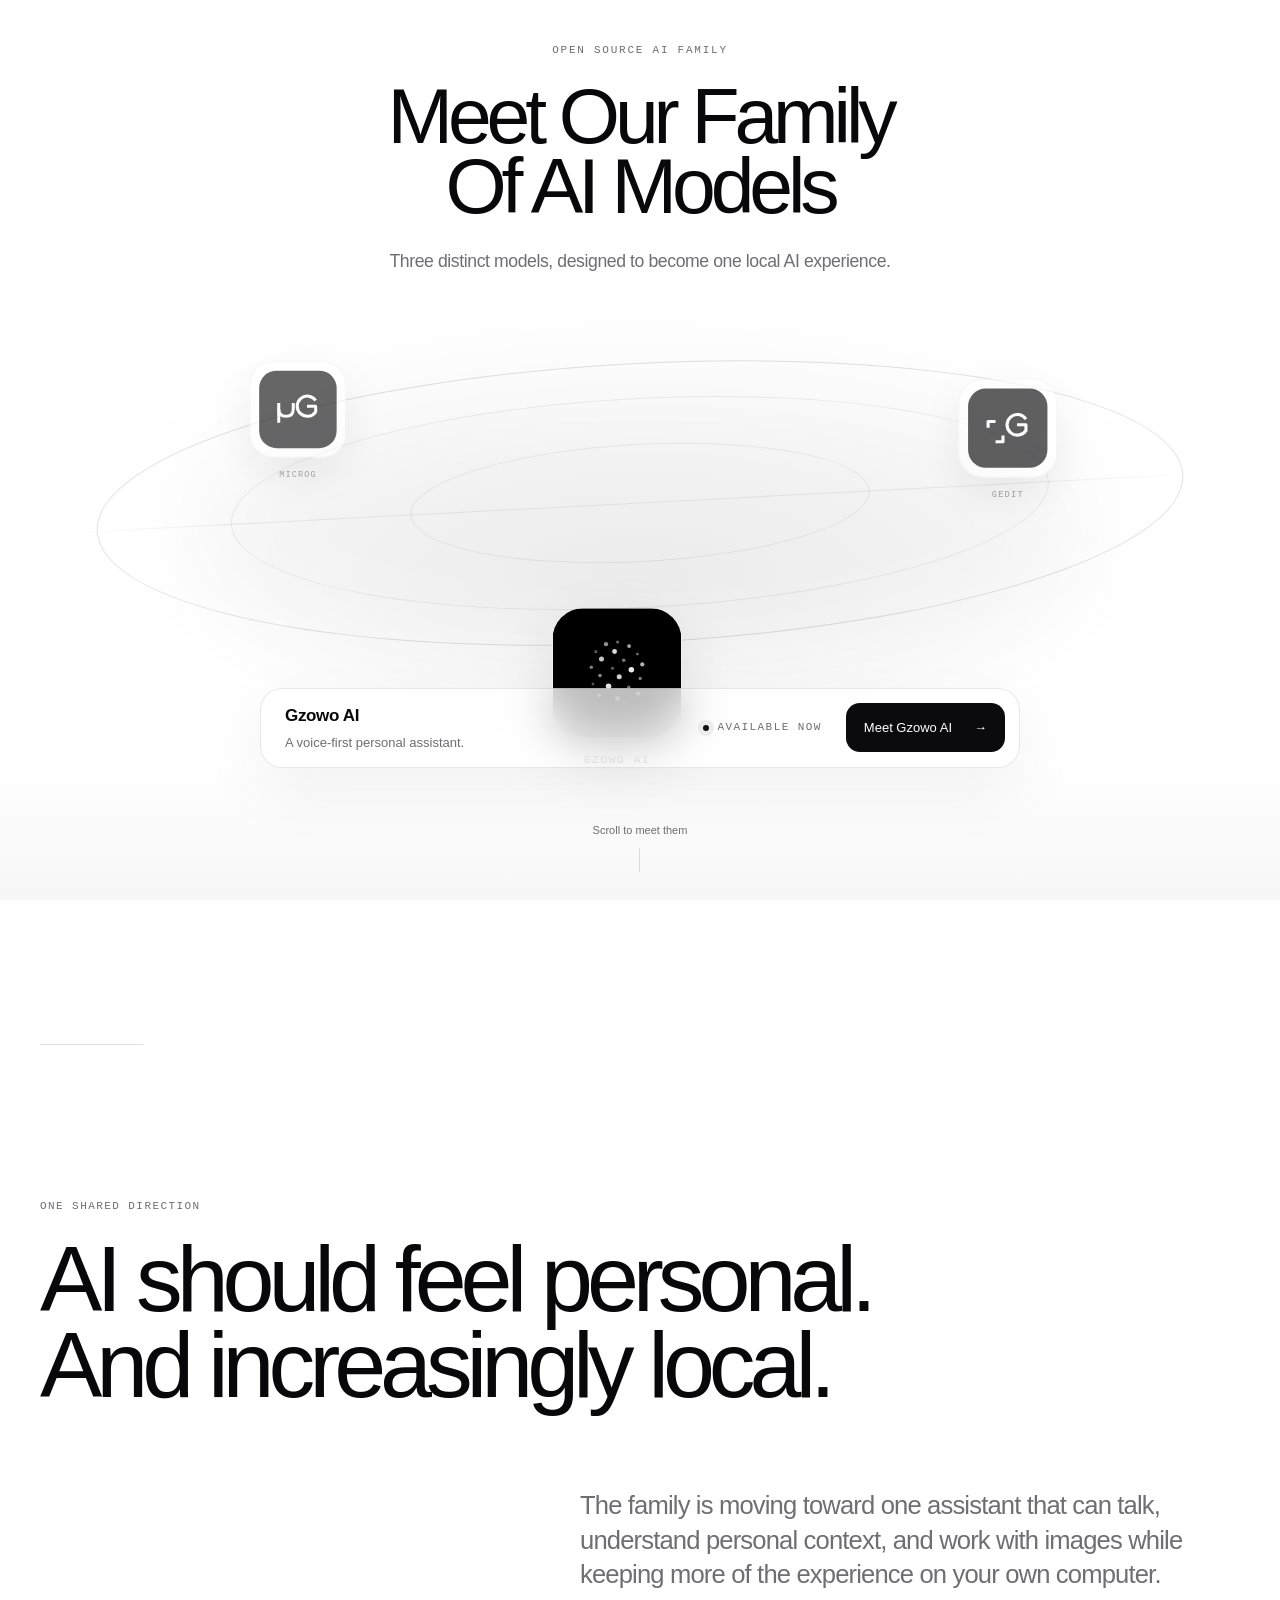
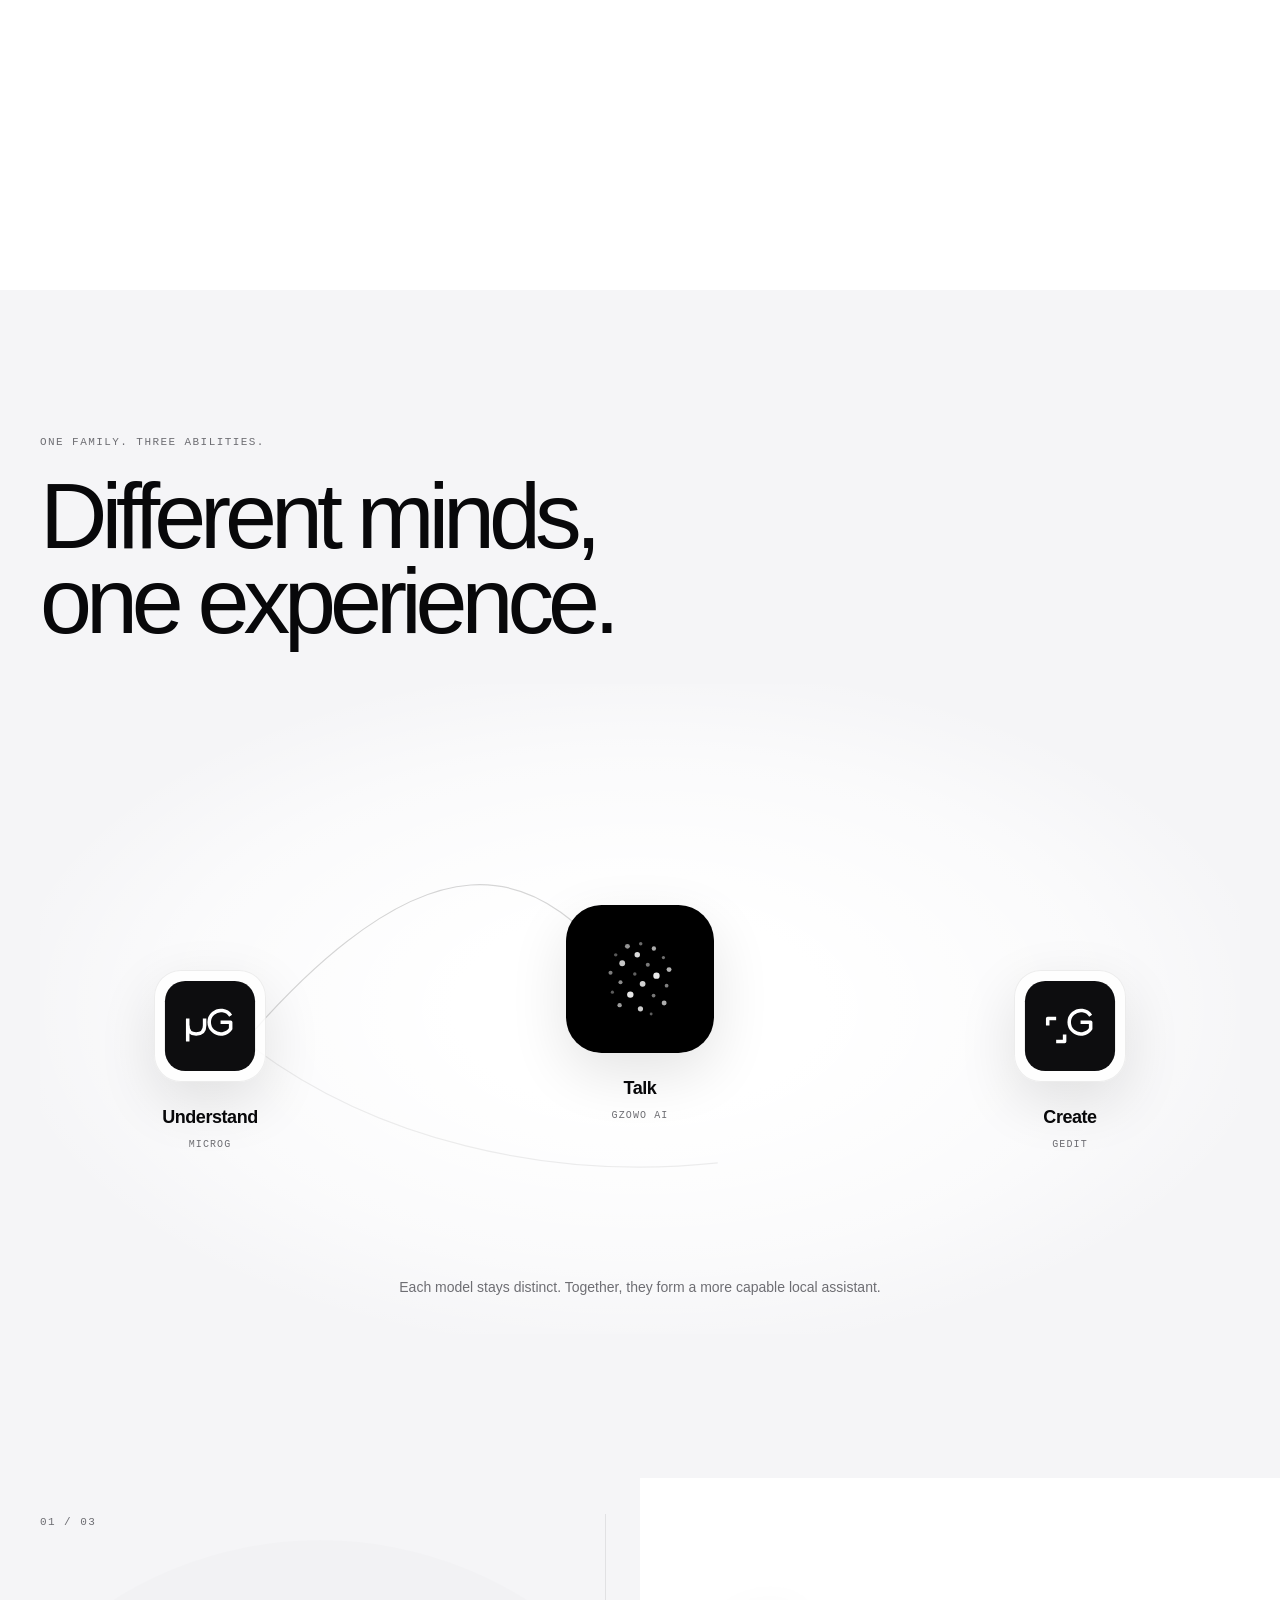
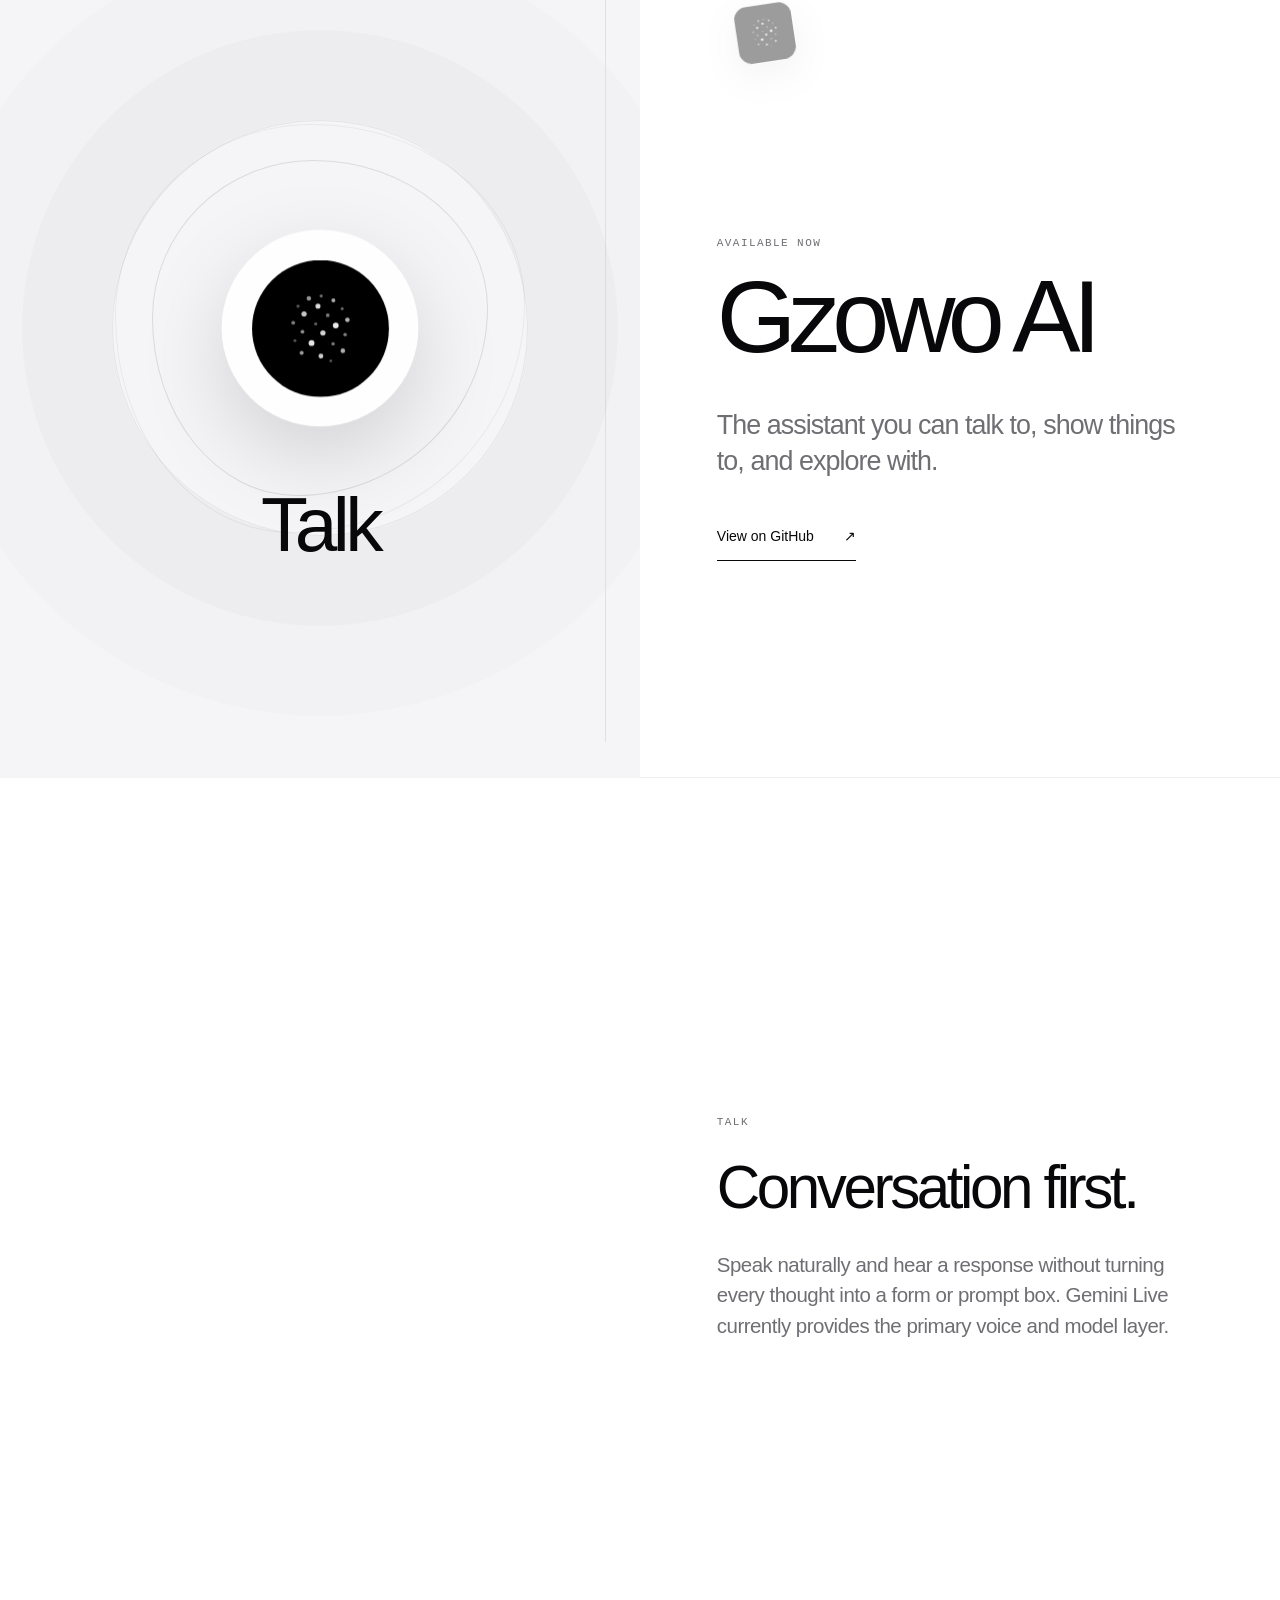
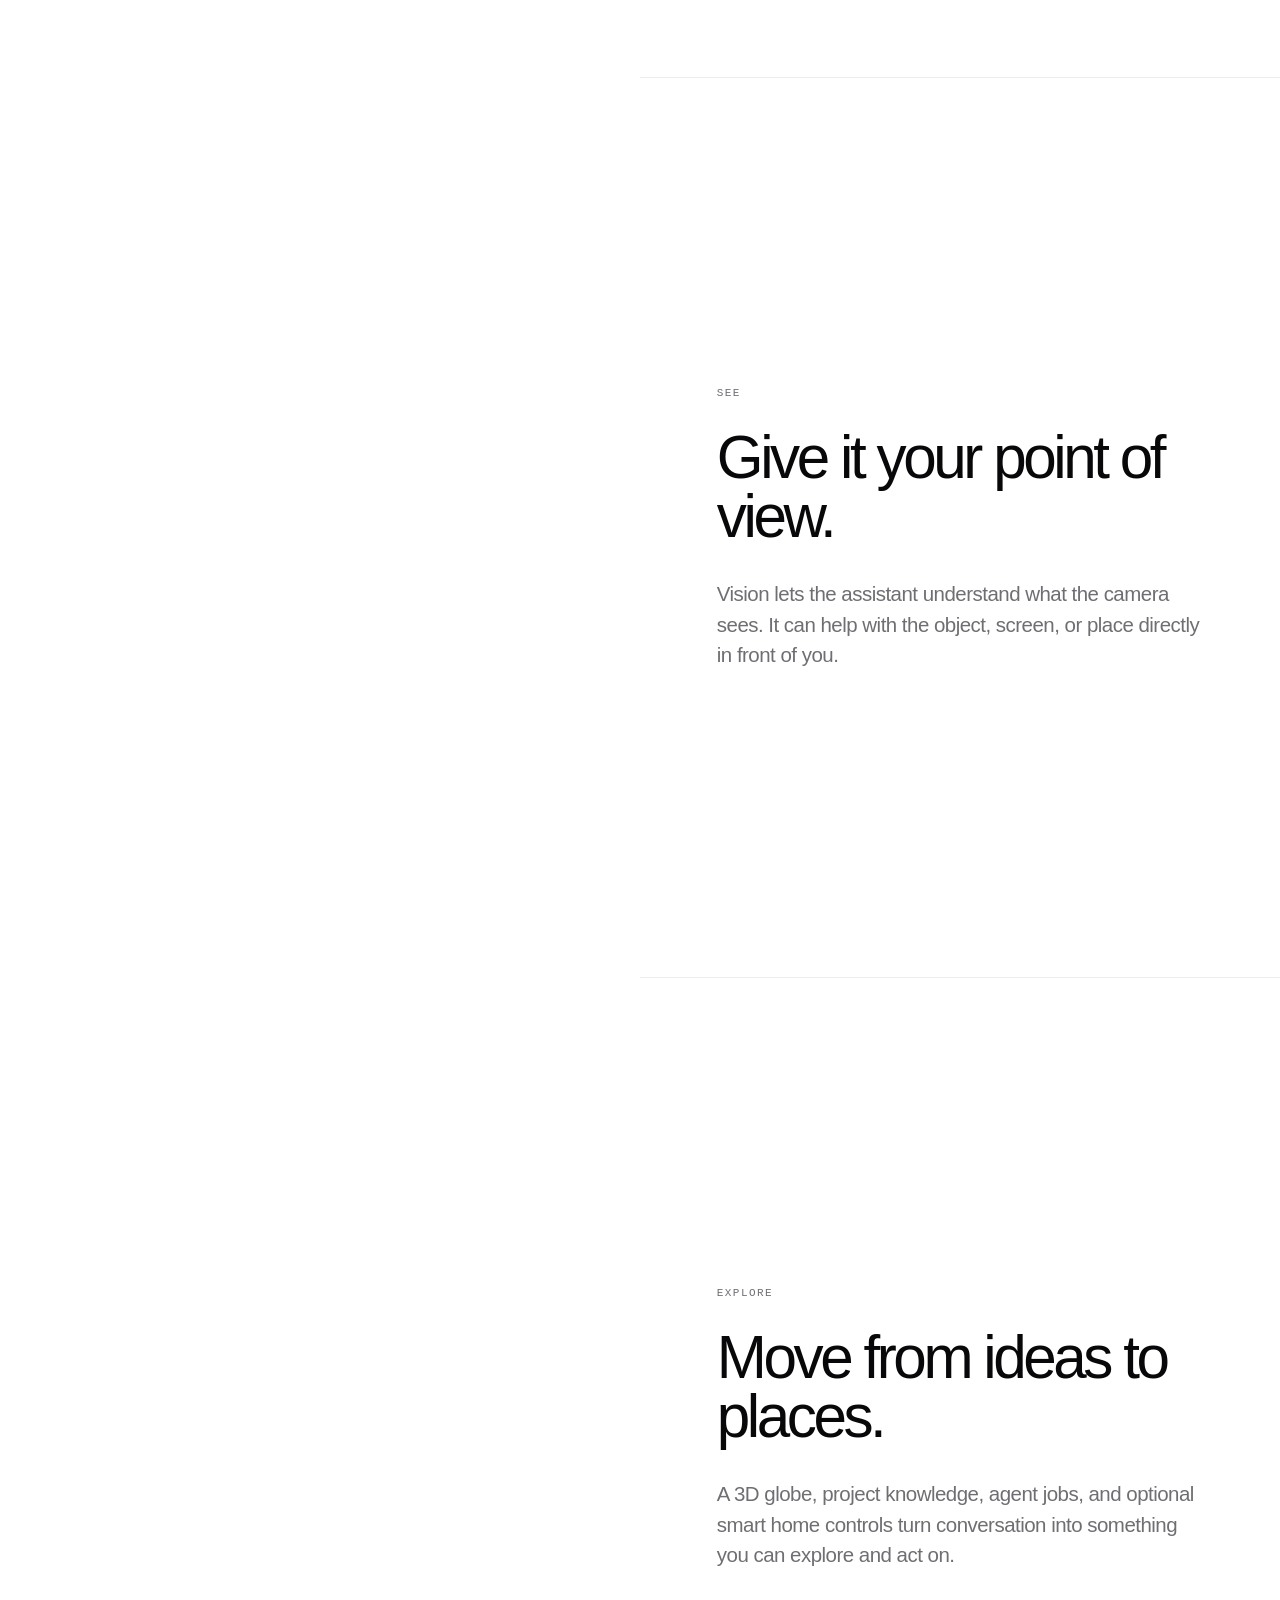
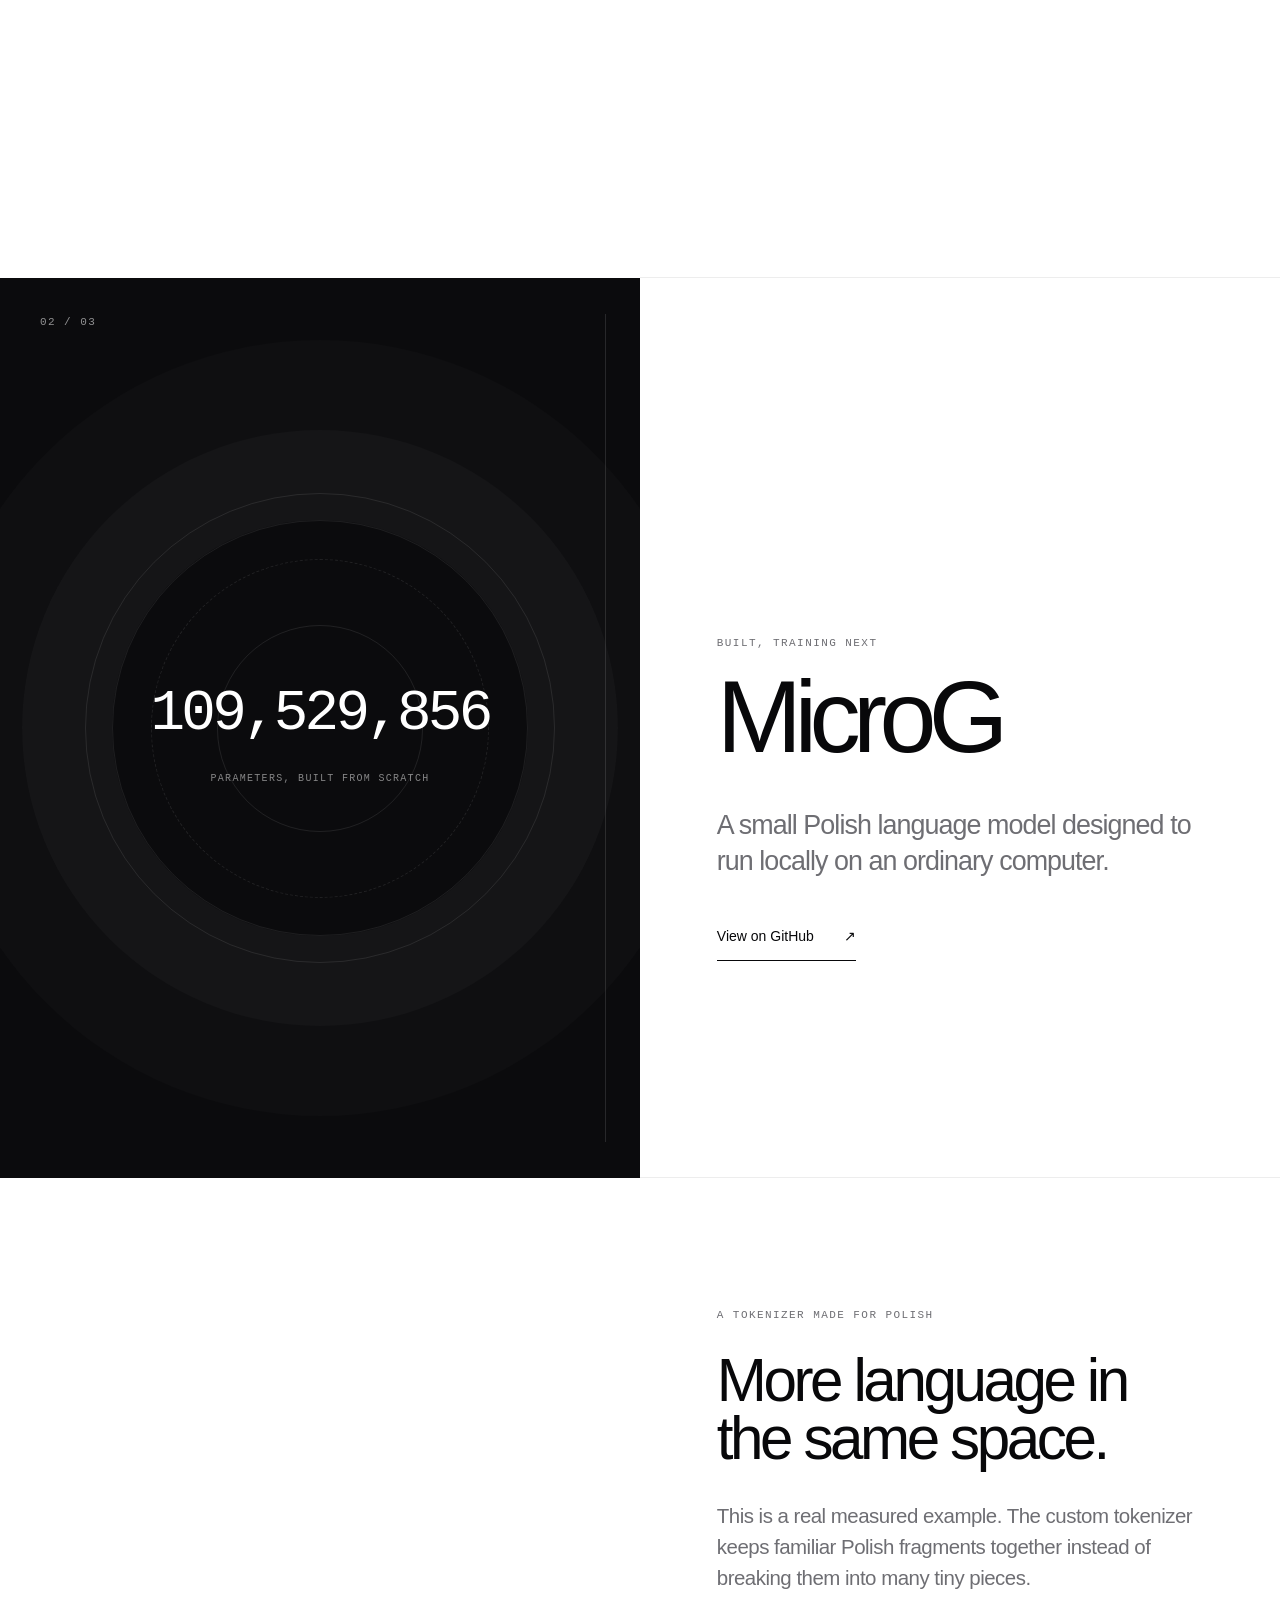
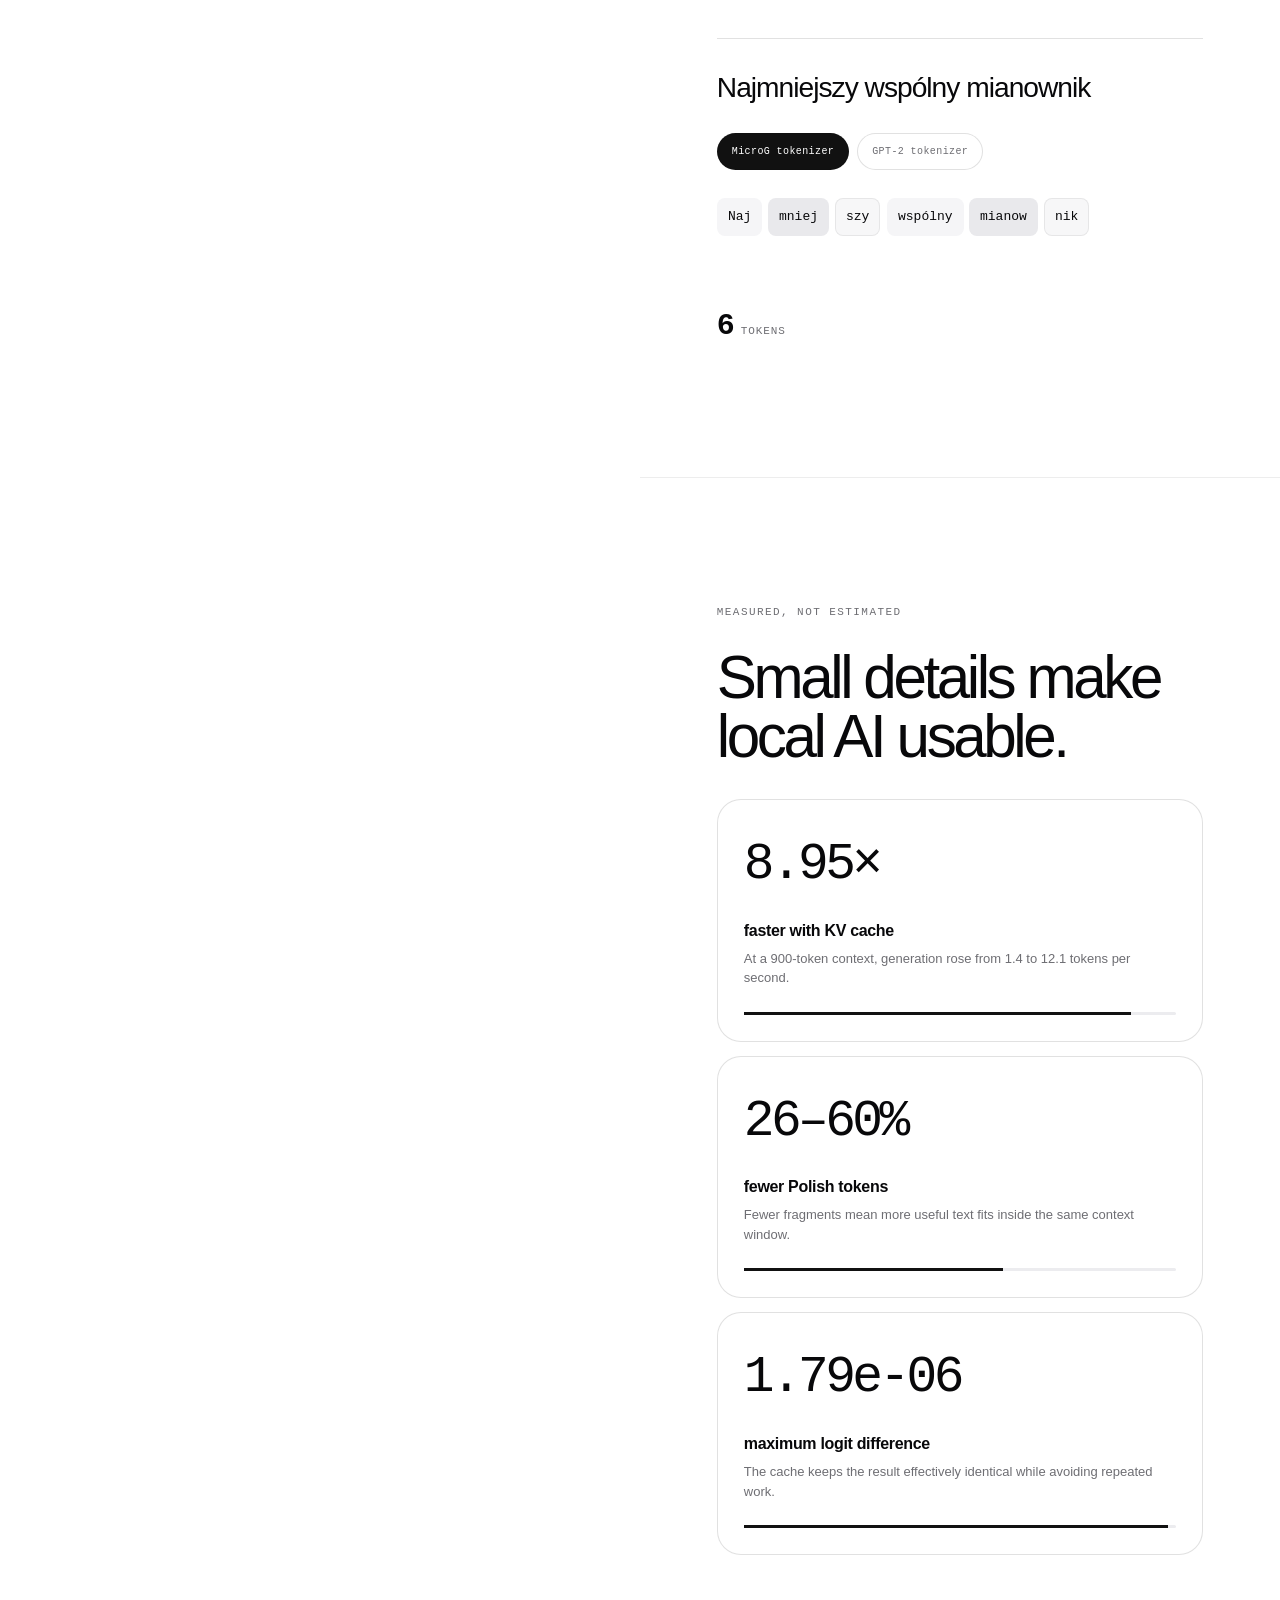
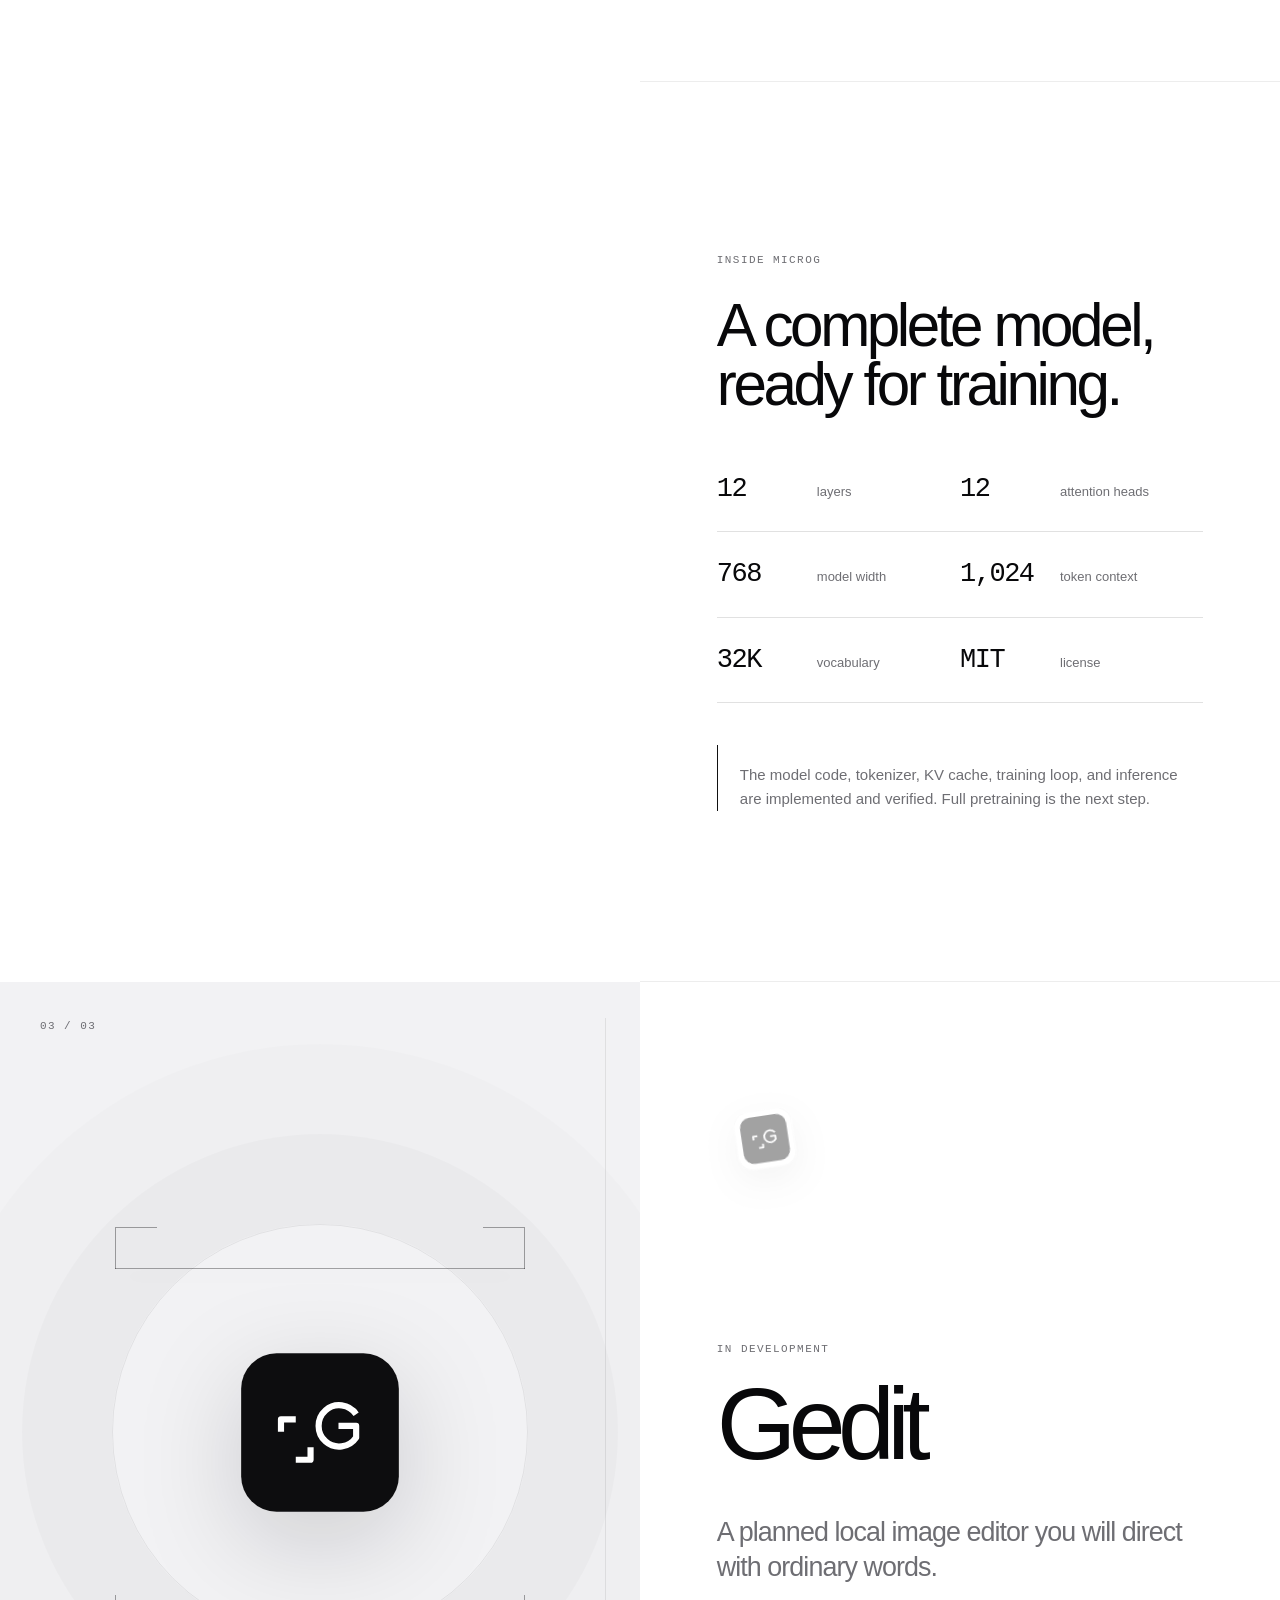
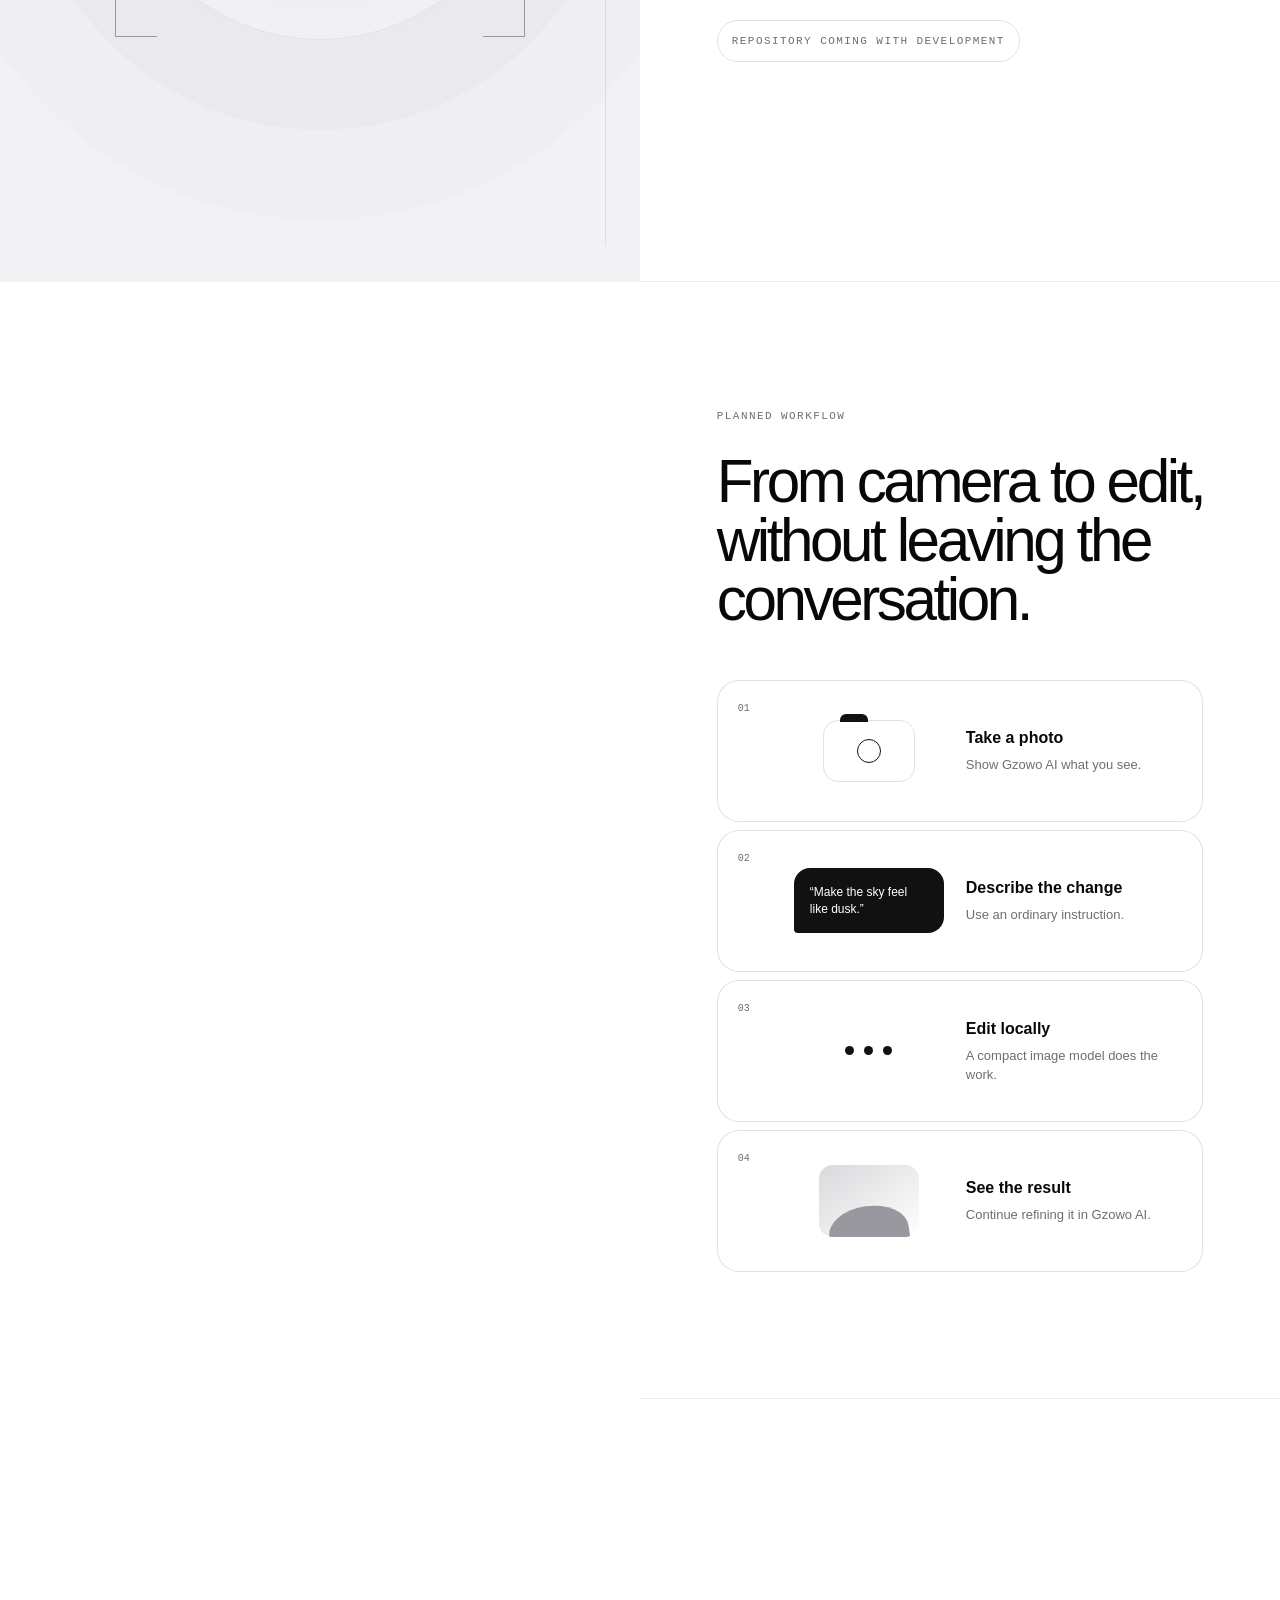
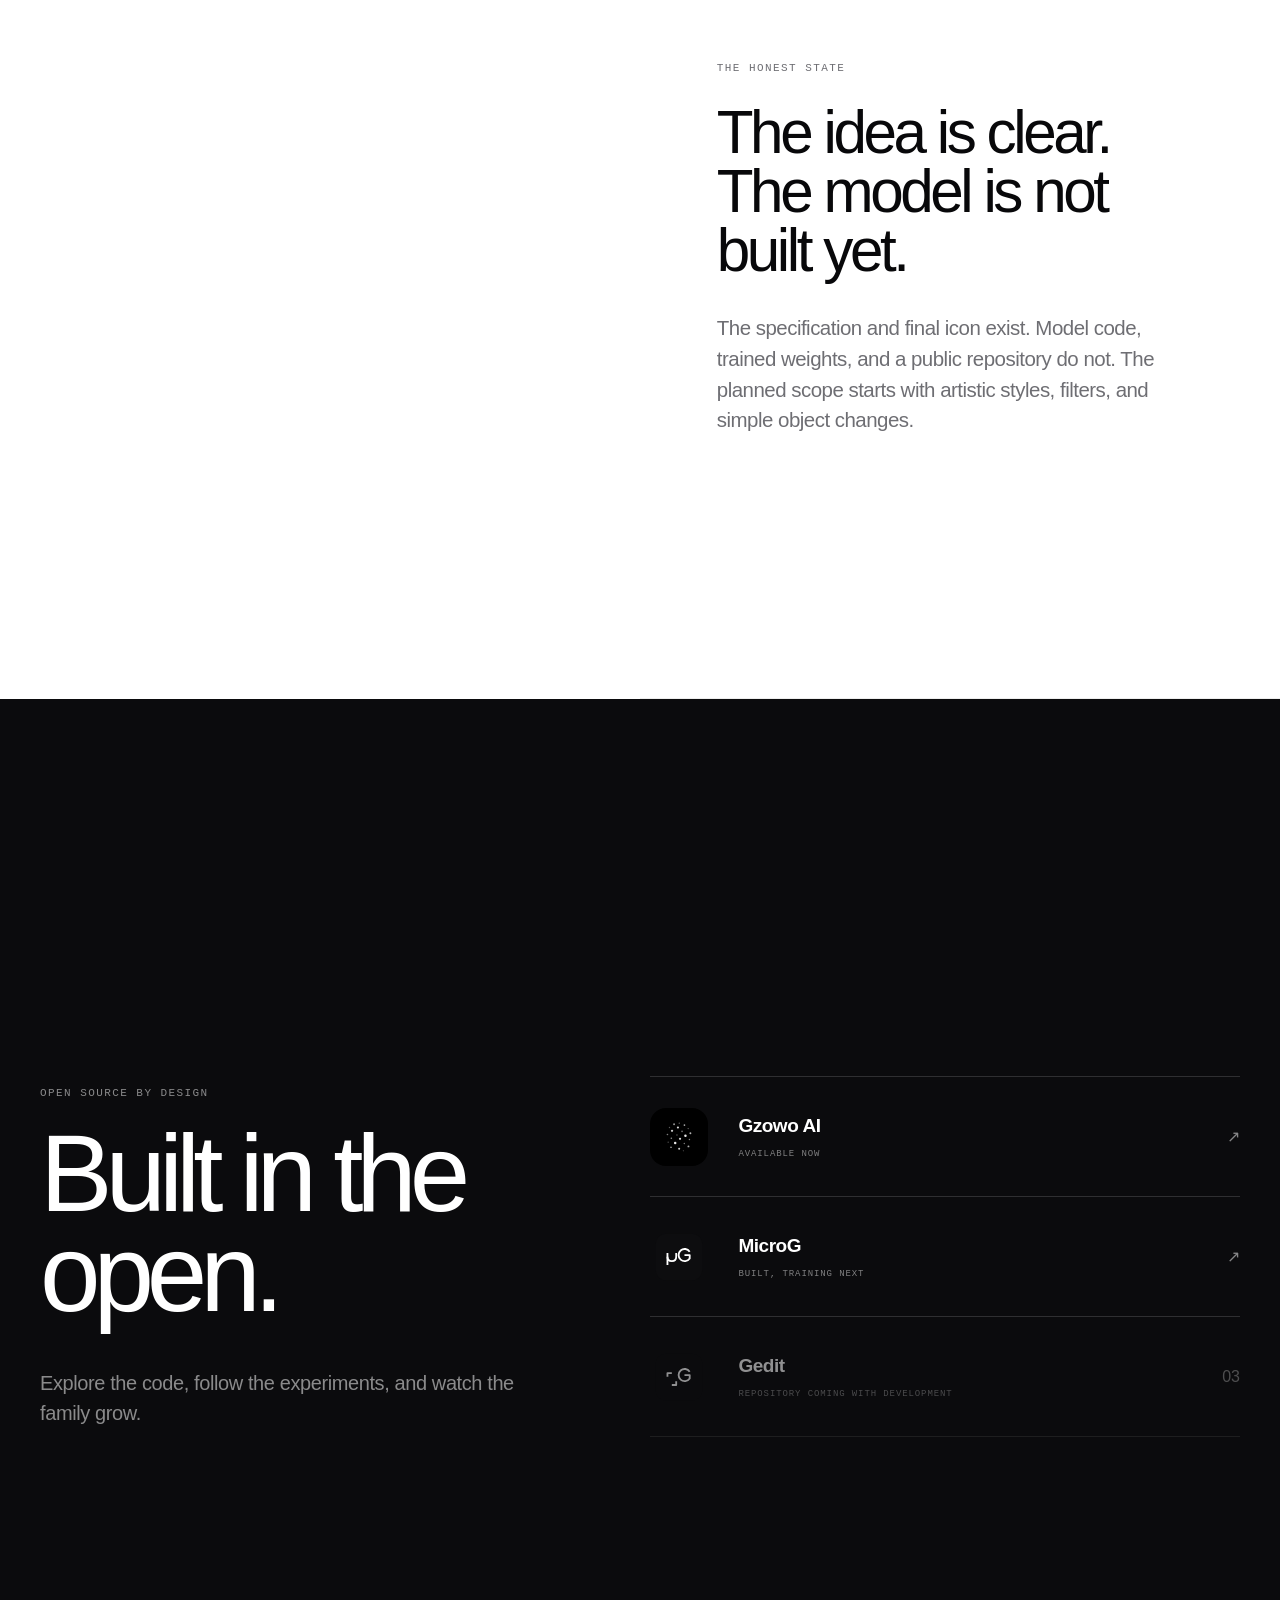
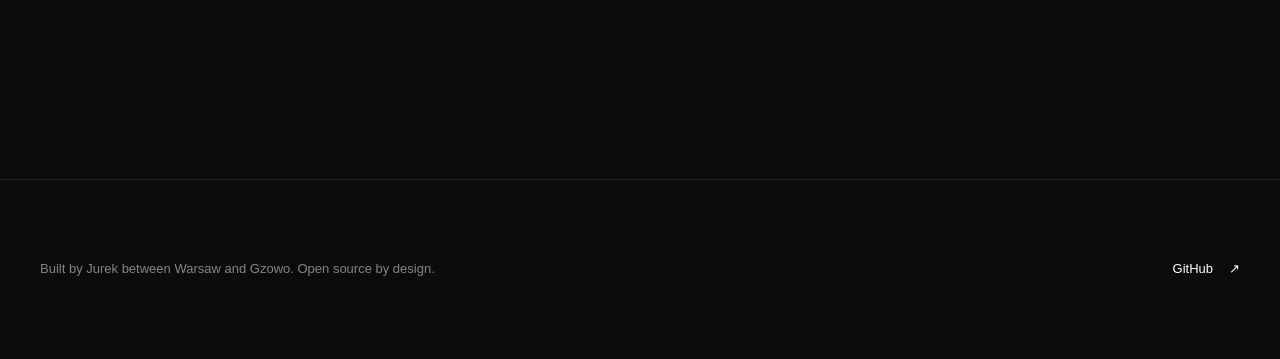
<file: v1/index.html>
<!DOCTYPE html><html lang="en"><head><meta charSet="utf-8"/><meta name="viewport" content="width=device-width, initial-scale=1"/><link rel="preload" as="image" imageSrcSet="./models/gzowo-ai.svg 240w" fetchPriority="high"/><link rel="preload" as="image" imageSrcSet="./models/microg.svg 240w" fetchPriority="high"/><link rel="preload" as="image" imageSrcSet="./models/gedit.svg 240w" fetchPriority="high"/><link rel="stylesheet" href="./assets/index-BRfDYZCo.css" data-rsc-css-href="./assets/index-BRfDYZCo.css" data-precedence="vite-rsc/importer-resources"/><link rel="modulepreload" href="./assets/layout-segment-context-BsfTa4Sk.js" crossorigin=""/><link rel="modulepreload" href="./assets/rolldown-runtime-S-ySWqyJ.js" crossorigin=""/><link rel="modulepreload" href="./assets/index-RitkwMob.js" crossorigin=""/><link rel="modulepreload" href="./assets/framework-DjPHiq1u.js" crossorigin=""/><link rel="modulepreload" href="./assets/ai-experience-Cn2cT-KL.js" crossorigin=""/><title>AI Family by Jurek | AI Family</title><meta name="description" content="Meet Gzowo AI, MicroG, and Gedit: three open models designed to become one local AI experience."/><meta property="og:title" content="Meet Our Family Of AI Models"/><meta property="og:description" content="Gzowo AI, MicroG, and Gedit. Three distinct models, one local AI direction."/><meta property="og:type" content="website"/><meta property="og:image" content="https://jerzysukiennik.github.io/ai-family/og.png"/><meta property="og:image:width" content="1200"/><meta property="og:image:height" content="630"/><meta property="og:image:alt" content="Three AI models orbiting as one family"/><meta name="twitter:card" content="summary_large_image"/><meta name="twitter:title" content="Meet Our Family Of AI Models"/><meta name="twitter:description" content="Gzowo AI, MicroG, and Gedit. Three distinct models, one local AI direction."/><meta name="twitter:image" content="https://jerzysukiennik.github.io/ai-family/og.png"/><link rel="shortcut icon" href="https://jerzysukiennik.github.io/ai-family/models/gzowo-ai.svg"/><link rel="icon" href="https://jerzysukiennik.github.io/ai-family/models/gzowo-ai.svg"/><script>self.__VINEXT_RSC_PARAMS__={}</script><meta name="github-pages-build" content="quiet-orbit-v2"><script>self.__VINEXT_RSC_NAV__={"pathname":"/","searchParams":[]}</script><link rel="modulepreload" href="./assets/index-RitkwMob.js" />
</head><body><main class="site-root"><section class="hero" aria-labelledby="hero-title"><div class="hero-copy"><p class="hero-eyebrow">Open source AI family</p><h1 id="hero-title" class="hero-title"><span class="title-mask"><span class="line">Meet Our Family</span></span><span class="title-mask"><span class="line">Of AI Models</span></span></h1><p class="hero-subline">Three distinct models, designed to become one local AI experience.</p></div><div class="orbit-stage" aria-label="Interactive carousel of three AI models. Drag to rotate."><div class="orbit-glow" aria-hidden="true"></div><div class="orbit-ellipse orbit-ellipse-outer" aria-hidden="true"></div><div class="orbit-ellipse orbit-ellipse-middle" aria-hidden="true"></div><div class="orbit-ellipse orbit-ellipse-inner" aria-hidden="true"></div><span class="orbit-axis" aria-hidden="true"></span><button type="button" class="orbit-item is-active" data-orbit-item="true" aria-label="Gzowo AI. A voice-first personal assistant. Available now"><span class="icon-shell"><img src="./models/gzowo-ai.svg" alt="Gzowo AI icon" width="240" height="240" loading="eager" fetchPriority="high" decoding="async" srcSet="./models/gzowo-ai.svg 240w" data-nimg="1"/></span><span class="orbit-label">Gzowo AI</span></button><button type="button" class="orbit-item " data-orbit-item="true" aria-label="MicroG. A small Polish language model. Built, training next"><span class="icon-shell"><img src="./models/microg.svg" alt="MicroG icon" width="240" height="240" loading="eager" fetchPriority="high" decoding="async" srcSet="./models/microg.svg 240w" data-nimg="1"/></span><span class="orbit-label">MicroG</span></button><button type="button" class="orbit-item " data-orbit-item="true" aria-label="Gedit. A local image editor in development. In development"><span class="icon-shell"><img src="./models/gedit.svg" alt="Gedit icon" width="240" height="240" loading="eager" fetchPriority="high" decoding="async" srcSet="./models/gedit.svg 240w" data-nimg="1"/></span><span class="orbit-label">Gedit</span></button></div><div class="model-readout" aria-live="polite"><div><strong>Gzowo AI</strong><span>A voice-first personal assistant.</span></div><span class="status-pill"><i></i>Available now</span><button type="button">Meet <!-- -->Gzowo AI<!-- --> <span aria-hidden="true">→</span></button></div><button class="scroll-cue" type="button"><span>Scroll to meet them</span><i aria-hidden="true"></i></button></section><section class="purpose" id="purpose"><div class="purpose-rule"></div><p class="section-kicker" data-reveal="true">One shared direction</p><h2 data-reveal="true">AI should feel personal.<br/>And increasingly local.</h2><p class="purpose-copy" data-reveal="true">The family is moving toward one assistant that can talk, understand personal context, and work with images while keeping more of the experience on your own computer.</p></section><section class="family" aria-labelledby="family-title"><div class="section-heading" data-reveal="true"><p class="section-kicker">One family. Three abilities.</p><h2 id="family-title">Different minds,<br/>one experience.</h2></div><div class="family-system" data-reveal="true"><svg viewBox="0 0 1200 520" aria-hidden="true"><path class="family-path" d="M205 292 C380 90 500 90 600 256 C700 90 820 90 995 292"></path><path class="family-path family-path-soft" d="M205 292 C420 460 780 460 995 292"></path></svg><button class="family-node family-node-left"><span class="icon-shell"><img src="./models/microg.svg" alt="MicroG icon" width="240" height="240" loading="lazy" decoding="async" srcSet="./models/microg.svg 240w" data-nimg="1"/></span><span><b>Understand</b><small>MicroG</small></span></button><button class="family-node family-node-center"><span class="icon-shell"><img src="./models/gzowo-ai.svg" alt="Gzowo AI icon" width="240" height="240" loading="lazy" decoding="async" srcSet="./models/gzowo-ai.svg 240w" data-nimg="1"/></span><span><b>Talk</b><small>Gzowo AI</small></span></button><button class="family-node family-node-right"><span class="icon-shell"><img src="./models/gedit.svg" alt="Gedit icon" width="240" height="240" loading="lazy" decoding="async" srcSet="./models/gedit.svg 240w" data-nimg="1"/></span><span><b>Create</b><small>Gedit</small></span></button><p class="family-caption">Each model stays distinct. Together, they form a more capable local assistant.</p></div></section><section class="model-section gzowo-section" id="gzowo-ai"><div class="model-visual"><div class="chapter-progress" aria-hidden="true"><span></span></div><div class="chapter-number">01 / 03</div><div class="voice-orb" aria-hidden="true"><span class="voice-ring voice-ring-one"></span><span class="voice-ring voice-ring-two"></span><span class="voice-orb-core"><img src="./models/gzowo-ai.svg" alt="" width="240" height="240" loading="lazy" decoding="async" srcSet="./models/gzowo-ai.svg 240w" data-nimg="1"/></span><b>Talk</b></div></div><div class="model-story"><article class="story-step chapter-intro"><div class="chapter-icon"><span class="icon-shell"><img src="./models/gzowo-ai.svg" alt="Gzowo AI icon" width="240" height="240" loading="lazy" decoding="async" srcSet="./models/gzowo-ai.svg 240w" data-nimg="1"/></span></div><p class="section-kicker">Available now</p><h2>Gzowo AI</h2><p class="chapter-lead">The assistant you can talk to, show things to, and explore with.</p><a class="text-link" href="https://github.com/JerzySukiennik/gzowo-ai" target="_blank" rel="noreferrer">View on GitHub <span aria-hidden="true">↗</span></a></article><article class="story-step"><p class="step-label">Talk</p><h3>Conversation first.</h3><p>Speak naturally and hear a response without turning every thought into a form or prompt box. Gemini Live currently provides the primary voice and model layer.</p></article><article class="story-step"><p class="step-label">See</p><h3>Give it your point of view.</h3><p>Vision lets the assistant understand what the camera sees. It can help with the object, screen, or place directly in front of you.</p></article><article class="story-step"><p class="step-label">Explore</p><h3>Move from ideas to places.</h3><p>A 3D globe, project knowledge, agent jobs, and optional smart home controls turn conversation into something you can explore and act on.</p></article></div></section><section class="model-section microg-section" id="microg"><div class="model-visual microg-visual"><div class="chapter-progress" aria-hidden="true"><span></span></div><div class="chapter-number">02 / 03</div><div class="microg-mark" aria-hidden="true"><div class="microg-rings"><i></i><i></i><i></i></div><span>109,529,856</span><small>parameters, built from scratch</small></div></div><div class="model-story"><article class="story-step chapter-intro"><div class="chapter-icon"><span class="icon-shell"><img src="./models/microg.svg" alt="MicroG icon" width="240" height="240" loading="lazy" decoding="async" srcSet="./models/microg.svg 240w" data-nimg="1"/></span></div><p class="section-kicker">Built, training next</p><h2>MicroG</h2><p class="chapter-lead">A small Polish language model designed to run locally on an ordinary computer.</p><a class="text-link" href="https://github.com/JerzySukiennik/microg" target="_blank" rel="noreferrer">View on GitHub <span aria-hidden="true">↗</span></a></article><article class="story-step token-story"><p class="step-label">A tokenizer made for Polish</p><h3>More language in the same space.</h3><p>This is a real measured example. The custom tokenizer keeps familiar Polish fragments together instead of breaking them into many tiny pieces.</p><div class="token-demo"><p class="token-sentence">Najmniejszy wspólny mianownik</p><div class="token-controls" role="group" aria-label="Compare tokenizers"><button class="is-active">MicroG tokenizer</button><button class="">GPT-2 tokenizer</button></div><div class="token-pieces" aria-live="polite"><span>Naj</span><span>mniej</span><span>szy</span><span>wspólny</span><span>mianow</span><span>nik</span></div><p class="token-count"><strong>6</strong> tokens</p></div></article><article class="story-step benchmark-story"><p class="step-label">Measured, not estimated</p><h3>Small details make local AI usable.</h3><div class="benchmark-grid"><div class="benchmark-card"><div class="benchmark-value">8.95×</div><p><strong>faster with KV cache</strong><span>At a 900-token context, generation rose from 1.4 to 12.1 tokens per second.</span></p><i><span class="benchmark-fill" style="width:89.5%"></span></i></div><div class="benchmark-card"><div class="benchmark-value">26–60%</div><p><strong>fewer Polish tokens</strong><span>Fewer fragments mean more useful text fits inside the same context window.</span></p><i><span class="benchmark-fill" style="width:60%"></span></i></div><div class="benchmark-card"><div class="benchmark-value">1.79e-06</div><p><strong>maximum logit difference</strong><span>The cache keeps the result effectively identical while avoiding repeated work.</span></p><i><span class="benchmark-fill" style="width:98%"></span></i></div></div></article><article class="story-step architecture-story"><p class="step-label">Inside MicroG</p><h3>A complete model, ready for training.</h3><div class="spec-row"><span>12</span><p>layers</p><span>12</span><p>attention heads</p></div><div class="spec-row"><span>768</span><p>model width</p><span>1,024</span><p>token context</p></div><div class="spec-row"><span>32K</span><p>vocabulary</p><span>MIT</span><p>license</p></div><p class="truth-note">The model code, tokenizer, KV cache, training loop, and inference are implemented and verified. Full pretraining is the next step.</p></article></div></section><section class="model-section gedit-section" id="gedit"><div class="model-visual gedit-visual"><div class="chapter-progress" aria-hidden="true"><span></span></div><div class="chapter-number">03 / 03</div><div class="edit-frame" aria-hidden="true"><span class="corner corner-tl"></span><span class="corner corner-tr"></span><span class="corner corner-bl"></span><span class="corner corner-br"></span><img src="./models/gedit.svg" alt="" width="220" height="220" loading="lazy" decoding="async" srcSet="./models/gedit.svg 220w" data-nimg="1"/><i class="scan-line"></i></div></div><div class="model-story"><article class="story-step chapter-intro"><div class="chapter-icon"><span class="icon-shell"><img src="./models/gedit.svg" alt="Gedit icon" width="240" height="240" loading="lazy" decoding="async" srcSet="./models/gedit.svg 240w" data-nimg="1"/></span></div><p class="section-kicker">In development</p><h2>Gedit</h2><p class="chapter-lead">A planned local image editor you will direct with ordinary words.</p><span class="repo-pending">Repository coming with development</span></article><article class="story-step workflow-story"><p class="step-label">Planned workflow</p><h3>From camera to edit, without leaving the conversation.</h3><div class="workflow"><div class="workflow-step"><span>01</span><i class="camera-glyph"></i><p><strong>Take a photo</strong><small>Show Gzowo AI what you see.</small></p></div><div class="workflow-step"><span>02</span><div class="speech-glyph">“Make the sky feel like dusk.”</div><p><strong>Describe the change</strong><small>Use an ordinary instruction.</small></p></div><div class="workflow-step"><span>03</span><i class="process-glyph"><b></b><b></b><b></b></i><p><strong>Edit locally</strong><small>A compact image model does the work.</small></p></div><div class="workflow-step"><span>04</span><div class="result-glyph"><i></i></div><p><strong>See the result</strong><small>Continue refining it in Gzowo AI.</small></p></div></div></article><article class="story-step"><p class="step-label">The honest state</p><h3>The idea is clear. The model is not built yet.</h3><p>The specification and final icon exist. Model code, trained weights, and a public repository do not. The planned scope starts with artistic styles, filters, and simple object changes.</p></article></div></section><section class="open-section" aria-labelledby="open-title"><div class="open-head" data-reveal="true"><p class="section-kicker">Open source by design</p><h2 id="open-title">Built in the open.</h2><p>Explore the code, follow the experiments, and watch the family grow.</p></div><div class="repo-list" data-reveal="true"><a href="https://github.com/JerzySukiennik/gzowo-ai" target="_blank" rel="noreferrer"><span class="repo-icon"><img src="./models/gzowo-ai.svg" alt="" width="72" height="72" loading="lazy" decoding="async" srcSet="./models/gzowo-ai.svg 72w" data-nimg="1"/></span><span><strong>Gzowo AI</strong><small>Available now</small></span><span aria-hidden="true">↗</span></a><a href="https://github.com/JerzySukiennik/microg" target="_blank" rel="noreferrer"><span class="repo-icon"><img src="./models/microg.svg" alt="" width="72" height="72" loading="lazy" decoding="async" srcSet="./models/microg.svg 72w" data-nimg="1"/></span><span><strong>MicroG</strong><small>Built, training next</small></span><span aria-hidden="true">↗</span></a><div class="repo-disabled"><span class="repo-icon"><img src="./models/gedit.svg" alt="" width="72" height="72" loading="lazy" decoding="async" srcSet="./models/gedit.svg 72w" data-nimg="1"/></span><span><strong>Gedit</strong><small>Repository coming with development</small></span><span>03</span></div></div></section><footer><p>Built by Jurek between Warsaw and Gzowo. Open source by design.</p><a href="https://github.com/JerzySukiennik" target="_blank" rel="noreferrer">GitHub <span aria-hidden="true">↗</span></a></footer></main><script id="_R_">import("./assets/index-RitkwMob.js")</script></body></html><script>self.__VINEXT_RSC_CHUNKS__=self.__VINEXT_RSC_CHUNKS__||[];self.__VINEXT_RSC_CHUNKS__.push("2:I[\"8c0f216c4604\",[],\"Children\",1]\n3:I[\"15c18cfaeeff\",[],\"LayoutSegmentProvider\",1]\n4:I[\"8c0f216c4604\",[],\"Slot\",1]\n5:I[\"593f344dc510\",[],\"RedirectBoundary\",1]\n:HL[\"./assets/index-BRfDYZCo.css\",\"style\"]\n")</script><script>self.__VINEXT_RSC_CHUNKS__=self.__VINEXT_RSC_CHUNKS__||[];self.__VINEXT_RSC_CHUNKS__.push("0:{\"__route\":\"route:/\",\"__interceptionContext\":null,\"__layoutIds\":[\"layout:/\"],\"__rootLayout\":\"/\",\"page:/\":\"$L1\",\"layout:/\":[[[[\"$\",\"link\",\"css:/assets/index-BRfDYZCo.css\",{\"rel\":\"stylesheet\",\"precedence\":\"vite-rsc/importer-resources\",\"href\":\"./assets/index-BRfDYZCo.css\",\"data-rsc-css-href\":\"./assets/index-BRfDYZCo.css\"}],\"$undefined\"],[\"$\",\"html\",null,{\"lang\":\"en\",\"children\":[\"$\",\"body\",null,{\"children\":[\"$\",\"$L2\",null,{}]}]}]],null],\"route:/\":[[[\"$\",\"meta\",null,{\"charSet\":\"utf-8\"}],[[\"$\",\"title\",\"0\",{\"children\":\"AI Family by Jurek | AI Family\"}],[\"$\",\"meta\",\"1\",{\"name\":\"description\",\"content\":\"Meet Gzowo AI, MicroG, and Gedit: three open models designed to become one local AI experience.\"}],[\"$\",\"meta\",\"2\",{\"property\":\"og:title\",\"content\":\"Meet Our Family Of AI Models\"}],[\"$\",\"meta\",\"3\",{\"property\":\"og:description\",\"content\":\"Gzowo AI, MicroG, and Gedit. Three distinct models, one local AI direction.\"}],[\"$\",\"meta\",\"4\",{\"property\":\"og:type\",\"content\":\"website\"}],[\"$\",\"meta\",\"5\",{\"property\":\"og:image\",\"content\":\"https://jerzysukiennik.github.io/ai-family/og.png\"}],[\"$\",\"meta\",\"6\",{\"property\":\"og:image:width\",\"content\":\"1200\"}],[\"$\",\"meta\",\"7\",{\"property\":\"og:image:height\",\"content\":\"630\"}],[\"$\",\"meta\",\"8\",{\"property\":\"og:image:alt\",\"content\":\"Three AI models orbiting as one family\"}],[\"$\",\"meta\",\"9\",{\"name\":\"twitter:card\",\"content\":\"summary_large_image\"}],[\"$\",\"meta\",\"10\",{\"name\":\"twitter:title\",\"content\":\"Meet Our Family Of AI Models\"}],[\"$\",\"meta\",\"11\",{\"name\":\"twitter:description\",\"content\":\"Gzowo AI, MicroG, and Gedit. Three distinct models, one local AI direction.\"}],[\"$\",\"meta\",\"12\",{\"name\":\"twitter:image\",\"content\":\"https://jerzysukiennik.github.io/ai-family/og.png\"}],[\"$\",\"link\",\"13\",{\"rel\":\"shortcut icon\",\"href\":\"https://jerzysukiennik.github.io/ai-family/models/gzowo-ai.svg\"}],[\"$\",\"link\",\"14\",{\"rel\":\"icon\",\"href\":\"https://jerzysukiennik.github.io/ai-family/models/gzowo-ai.svg\"}]],[[\"$\",\"meta\",\"0\",{\"name\":\"viewport\",\"content\":\"width=device-width, initial-scale=1\"}]]],[\"$\",\"$L3\",null,{\"segmentMap\":{\"children\":[]},\"children\":[\"$\",\"$L4\",null,{\"id\":\"layout:/\",\"parallelSlots\":\"$undefined\",\"children\":[\"$\",\"$L5\",null,{\"children\":[\"$\",\"$L3\",null,{\"segmentMap\":{\"children\":[]},\"children\":[\"$\",\"$L4\",null,{\"id\":\"page:/\"}]}]}]}]}]],\"__layoutFlags\":{\"layout:/\":\"s\"},\"__artifactCompatibility\":{\"schemaVersion\":1,\"graphVersion\":\"app-route-graph:4uhn5s1wvoptc\",\"deploymentVersion\":\"6552c994-5b43-4b89-ae67-1570be23313d\",\"appElementsSchemaVersion\":1,\"rscPayloadSchemaVersion\":1,\"rootBoundaryId\":\"/\",\"renderEpoch\":null}}\n")</script><script>self.__VINEXT_RSC_CHUNKS__=self.__VINEXT_RSC_CHUNKS__||[];self.__VINEXT_RSC_CHUNKS__.push("6:I[\"e612856d1ebb\",[],\"AIExperience\",1]\n1:[\"$\",\"$L6\",null,{}]\n")</script><script>self.__VINEXT_RSC_DONE__=true</script>
</file>
<file: v1/assets/index-BRfDYZCo.css>
/*! tailwindcss v4.2.1 | MIT License | https://tailwindcss.com */
@layer properties{@supports (((-webkit-hyphens:none)) and (not (margin-trim:inline))) or ((-moz-orient:inline) and (not (color:rgb(from red r g b)))){*,:before,:after,::backdrop{--tw-rotate-x:initial;--tw-rotate-y:initial;--tw-rotate-z:initial;--tw-skew-x:initial;--tw-skew-y:initial}}}@layer theme{:root,:host{--font-sans:ui-sans-serif, system-ui, sans-serif, "Apple Color Emoji", "Segoe UI Emoji", "Segoe UI Symbol", "Noto Color Emoji";--font-mono:ui-monospace, SFMono-Regular, Menlo, Monaco, Consolas, "Liberation Mono", "Courier New", monospace;--spacing:.25rem;--default-font-family:var(--font-sans);--default-mono-font-family:var(--font-mono)}}@layer base{*,:after,:before,::backdrop{box-sizing:border-box;border:0 solid;margin:0;padding:0}::file-selector-button{box-sizing:border-box;border:0 solid;margin:0;padding:0}html,:host{-webkit-text-size-adjust:100%;tab-size:4;line-height:1.5;font-family:var(--default-font-family,ui-sans-serif, system-ui, sans-serif, "Apple Color Emoji", "Segoe UI Emoji", "Segoe UI Symbol", "Noto Color Emoji");font-feature-settings:var(--default-font-feature-settings,normal);font-variation-settings:var(--default-font-variation-settings,normal);-webkit-tap-highlight-color:transparent}hr{height:0;color:inherit;border-top-width:1px}abbr:where([title]){-webkit-text-decoration:underline dotted;text-decoration:underline dotted}h1,h2,h3,h4,h5,h6{font-size:inherit;font-weight:inherit}a{color:inherit;-webkit-text-decoration:inherit;-webkit-text-decoration:inherit;-webkit-text-decoration:inherit;-webkit-text-decoration:inherit;text-decoration:inherit}b,strong{font-weight:bolder}code,kbd,samp,pre{font-family:var(--default-mono-font-family,ui-monospace, SFMono-Regular, Menlo, Monaco, Consolas, "Liberation Mono", "Courier New", monospace);font-feature-settings:var(--default-mono-font-feature-settings,normal);font-variation-settings:var(--default-mono-font-variation-settings,normal);font-size:1em}small{font-size:80%}sub,sup{vertical-align:baseline;font-size:75%;line-height:0;position:relative}sub{bottom:-.25em}sup{top:-.5em}table{text-indent:0;border-color:inherit;border-collapse:collapse}:-moz-focusring{outline:auto}progress{vertical-align:baseline}summary{display:list-item}ol,ul,menu{list-style:none}img,svg,video,canvas,audio,iframe,embed,object{vertical-align:middle;display:block}img,video{max-width:100%;height:auto}button,input,select,optgroup,textarea{font:inherit;font-feature-settings:inherit;font-variation-settings:inherit;letter-spacing:inherit;color:inherit;opacity:1;background-color:#0000;border-radius:0}::file-selector-button{font:inherit;font-feature-settings:inherit;font-variation-settings:inherit;letter-spacing:inherit;color:inherit;opacity:1;background-color:#0000;border-radius:0}:where(select:is([multiple],[size])) optgroup{font-weight:bolder}:where(select:is([multiple],[size])) optgroup option{padding-inline-start:20px}::file-selector-button{margin-inline-end:4px}::placeholder{opacity:1}@supports (not ((-webkit-appearance:-apple-pay-button))) or (contain-intrinsic-size:1px){::placeholder{color:currentColor}@supports (color:color-mix(in lab, red, red)){::placeholder{color:color-mix(in oklab, currentcolor 50%, transparent)}}}textarea{resize:vertical}::-webkit-search-decoration{-webkit-appearance:none}::-webkit-date-and-time-value{min-height:1lh;text-align:inherit}::-webkit-datetime-edit{display:inline-flex}::-webkit-datetime-edit-fields-wrapper{padding:0}::-webkit-datetime-edit{padding-block:0}::-webkit-datetime-edit-year-field{padding-block:0}::-webkit-datetime-edit-month-field{padding-block:0}::-webkit-datetime-edit-day-field{padding-block:0}::-webkit-datetime-edit-hour-field{padding-block:0}::-webkit-datetime-edit-minute-field{padding-block:0}::-webkit-datetime-edit-second-field{padding-block:0}::-webkit-datetime-edit-millisecond-field{padding-block:0}::-webkit-datetime-edit-meridiem-field{padding-block:0}::-webkit-calendar-picker-indicator{line-height:1}:-moz-ui-invalid{box-shadow:none}button,input:where([type=button],[type=reset],[type=submit]){appearance:button}::file-selector-button{appearance:button}::-webkit-inner-spin-button{height:auto}::-webkit-outer-spin-button{height:auto}[hidden]:where(:not([hidden=until-found])){display:none!important}}@layer components;@layer utilities{.relative{position:relative}.start{inset-inline-start:var(--spacing)}.end{inset-inline-end:var(--spacing)}.table{display:table}.transform{transform:var(--tw-rotate-x,) var(--tw-rotate-y,) var(--tw-rotate-z,) var(--tw-skew-x,) var(--tw-skew-y,)}.resize{resize:both}}:root{--paper:#fff;--soft:#f5f5f7;--soft-2:#ececef;--ink:#08080a;--muted:#6e6e73;--faint:#a1a1a7;--line:#08080a1f;--hairline:#08080a12;--font-sans:-apple-system, BlinkMacSystemFont, "SF Pro Display", "SF Pro Text", "Helvetica Neue", Helvetica, Arial, sans-serif;--font-mono:"SFMono-Regular", "SF Mono", ui-monospace, Menlo, Monaco, monospace}*{box-sizing:border-box}html{scroll-behavior:auto;background:var(--paper)}body{background:var(--paper);color:var(--ink);font-family:var(--font-sans);-webkit-font-smoothing:antialiased;margin:0}button,a{font:inherit;color:inherit}button{border:0}a{text-decoration:none}::selection{color:#fff;background:#111}.site-root{width:100%;overflow:clip}.section-kicker,.step-label,.chapter-number,.orbit-label,.status-pill,.repo-pending{font-family:var(--font-mono);letter-spacing:.13em;text-transform:uppercase;font-size:11px;font-weight:500}.section-kicker{color:var(--muted);margin:0 0 22px}.icon-shell{background:#ffffffd1;border-radius:24%;width:100%;height:100%;display:block;box-shadow:0 20px 58px #08080a1c,inset 0 0 0 1px #08080a12}.icon-shell img{border-radius:24%;width:100%;height:100%;display:block}.hero{isolation:isolate;background:radial-gradient(52% 27% at 50% 64%,#08080a0b,#0000 74%),linear-gradient(#fff 0 84%,#f7f7f8 100%);flex-direction:column;align-items:center;min-height:100svh;padding:42px 40px 28px;display:flex;position:relative}.hero-copy{z-index:20;text-align:center;pointer-events:none;width:min(1280px,100%);position:relative}.hero-eyebrow{color:var(--muted);font-family:var(--font-mono);letter-spacing:.16em;text-transform:uppercase;margin:0 0 22px;font-size:11px}.hero-title{letter-spacing:-.065em;margin:0 auto;font-size:clamp(56px,6.15vw,104px);font-weight:520;line-height:.89}.title-mask{margin-bottom:-.11em;padding:0 .08em .11em;display:block;overflow:hidden}.hero-title .line{transform-origin:0 100%;display:block}.hero-subline{max-width:650px;color:var(--muted);letter-spacing:-.024em;margin:28px auto 0;font-size:clamp(17px,1.38vw,22px);line-height:1.42}.orbit-stage{z-index:4;perspective:1300px;touch-action:pan-y;-webkit-user-select:none;user-select:none;cursor:grab;width:min(1420px,100%);height:clamp(390px,48vh,560px);margin-top:-8px;position:relative}.orbit-stage:active{cursor:grabbing}.orbit-glow{aspect-ratio:3;filter:blur(50px);background:#08080a09;border-radius:50%;width:min(920px,70vw);position:absolute;top:59%;left:50%;transform:translate(-50%,-50%)}.orbit-ellipse{border:1px solid var(--line);transform-origin:50%;border-radius:50%;position:absolute;top:55%;left:50%;transform:translate(-50%,-50%)rotate(-3deg)}.orbit-ellipse-outer{width:min(1100px,85vw);height:280px}.orbit-ellipse-middle{border-color:var(--hairline);width:min(820px,64vw);height:210px}.orbit-ellipse-inner{border-color:var(--hairline);width:min(460px,38vw);height:118px}.orbit-axis{background:linear-gradient(90deg, transparent, var(--hairline) 17%, var(--hairline) 83%, transparent);width:min(1240px,92vw);height:1px;position:absolute;top:55%;left:50%;transform:translate(-50%,-50%)rotate(-3deg)}.orbit-item{--orbit-x:0px;--orbit-y:0px;--orbit-scale:1;--orbit-opacity:1;aspect-ratio:1;width:clamp(104px,9.7vw,154px);transform:translate(calc(-50% + var(--orbit-x)), calc(-50% + var(--orbit-y))) scale(var(--orbit-scale));opacity:var(--orbit-opacity);cursor:pointer;background:0 0;outline:none;padding:0;transition:filter .35s;position:absolute;top:55%;left:50%}.orbit-item .icon-shell{transition:transform .45s cubic-bezier(.2,.9,.2,1),box-shadow .45s}.orbit-item:hover .icon-shell,.orbit-item:focus-visible .icon-shell{transform:translateY(-8px)rotate(2deg);box-shadow:0 28px 75px #08080a2e,inset 0 0 0 1px #08080a14}.orbit-item:focus-visible .icon-shell{outline-offset:6px;outline:2px solid #111}.orbit-label{color:var(--muted);white-space:nowrap;transition:color .3s;position:absolute;top:calc(100% + 14px);left:50%;transform:translate(-50%)}.orbit-item.is-active .orbit-label{color:var(--ink)}.model-readout{z-index:30;-webkit-backdrop-filter:blur(22px)saturate(1.2);backdrop-filter:blur(22px)saturate(1.2);background:#ffffffbd;border:1px solid #08080a17;border-radius:22px;grid-template-columns:1fr auto auto;align-items:center;gap:24px;width:min(760px,100% - 24px);min-height:80px;margin-top:-10px;padding:14px 14px 14px 24px;display:grid;position:relative;box-shadow:0 20px 70px #08080a0f}.model-readout div{flex-direction:column;gap:5px;min-width:0;display:flex}.model-readout strong{letter-spacing:-.02em;font-size:17px}.model-readout div span{color:var(--muted);white-space:nowrap;text-overflow:ellipsis;font-size:13px;overflow:hidden}.status-pill{color:var(--muted);white-space:nowrap;align-items:center;gap:8px;display:flex}.status-pill i{background:#111;border-radius:50%;width:6px;height:6px;box-shadow:0 0 0 5px #08080a0f}.model-readout button{color:#fff;cursor:pointer;background:#0b0b0d;border-radius:14px;align-items:center;gap:22px;padding:15px 18px;font-size:13px;transition:transform .25s,background .25s;display:flex}.model-readout button:hover{background:#28282c;transform:translateY(-2px)}.scroll-cue{color:var(--muted);cursor:pointer;background:0 0;flex-direction:column;align-items:center;gap:10px;margin-top:auto;padding:20px 12px 0;font-size:11px;display:flex}.scroll-cue i{background:var(--line);transform-origin:top;width:1px;height:24px;animation:1.8s ease-in-out infinite cue}@keyframes cue{0%,to{opacity:.4;transform:scaleY(.35)}50%{opacity:1;transform:scaleY(1)}}.purpose{background:#fff;flex-direction:column;justify-content:center;min-height:110svh;padding:24vh max(40px,50vw - 650px);display:flex;position:relative}.purpose-rule{background:var(--line);transform-origin:0;height:1px;position:absolute;top:16vh;left:max(40px,50vw - 650px);right:max(40px,50vw - 650px);transform:scaleX(0)}.purpose h2,.section-heading h2,.open-head h2{letter-spacing:-.065em;margin:0;font-size:clamp(54px,7.3vw,126px);font-weight:500;line-height:.92}.purpose-copy{width:min(660px,55vw);color:var(--muted);letter-spacing:-.033em;margin:80px 0 0 auto;font-size:clamp(20px,2vw,31px);line-height:1.35}.family{background:var(--soft);min-height:120svh;padding:16vh max(40px,50vw - 650px)}.section-heading{max-width:850px}.family-system{background:radial-gradient(#fff 0 22%,#ffffff8c 55%,#0000 76%);border-radius:42px;width:100%;max-width:1300px;height:650px;margin:40px auto 0;position:relative;overflow:hidden}.family-system svg{width:100%;height:100%;position:absolute;inset:0;overflow:visible}.family-path{fill:none;stroke:#08080a29;stroke-width:1.2px;stroke-dasharray:500}.family-path-soft{stroke:#08080a12}.family-node{cursor:pointer;background:0 0;flex-direction:column;align-items:center;gap:22px;width:148px;padding:0;display:flex;position:absolute}.family-node .icon-shell{width:112px;height:112px;transition:transform .4s cubic-bezier(.2,.8,.2,1)}.family-node:hover .icon-shell{transform:translateY(-10px)scale(1.06)}.family-node span{flex-direction:column;gap:6px;display:flex}.family-node b{letter-spacing:-.025em;font-size:18px}.family-node small{color:var(--muted);font-family:var(--font-mono);letter-spacing:.11em;text-transform:uppercase;font-size:10px}.family-node-left{top:44%;left:8%}.family-node-center{top:34%;left:50%;transform:translate(-50%)}.family-node-center .icon-shell{width:148px;height:148px}.family-node-right{top:44%;right:8%}.family-caption{width:min(500px,60%);color:var(--muted);text-align:center;margin:0;font-size:14px;line-height:1.5;position:absolute;bottom:36px;left:50%;transform:translate(-50%)}.model-section{background:#fff;grid-template-columns:50% 50%;min-height:360svh;display:grid;position:relative}.model-visual{background:var(--soft);place-items:center;height:100svh;display:grid;position:relative;top:0;overflow:hidden}.model-visual:before{content:"";aspect-ratio:1;border:1px solid var(--hairline);border-radius:50%;width:65%;position:absolute;box-shadow:0 0 0 90px #08080a05,0 0 0 180px #08080a03}.chapter-number{color:var(--muted);position:absolute;top:36px;left:40px}.chapter-progress{z-index:8;background:#08080a14;width:1px;height:calc(100% - 72px);position:absolute;top:36px;right:34px}.chapter-progress span{background:var(--ink);transform-origin:top;width:100%;height:100%;display:block;transform:scaleY(0)}.model-story{grid-column:2}.story-step{border-bottom:1px solid var(--hairline);flex-direction:column;justify-content:center;min-height:100svh;padding:14vh clamp(40px,6vw,110px);display:flex}.story-step h3{letter-spacing:-.057em;max-width:670px;margin:0 0 32px;font-size:clamp(42px,4.7vw,78px);font-weight:500;line-height:.98}.story-step>p:not(.step-label):not(.section-kicker):not(.chapter-lead):not(.token-sentence):not(.token-count):not(.truth-note){max-width:600px;color:var(--muted);letter-spacing:-.025em;margin:0;font-size:clamp(18px,1.6vw,25px);line-height:1.5}.chapter-intro{position:relative}.chapter-icon{width:96px;height:96px;margin-bottom:44px}.chapter-intro h2{letter-spacing:-.075em;margin:0;font-size:clamp(72px,8vw,130px);font-weight:510;line-height:.85}.chapter-lead{max-width:610px;color:var(--muted);letter-spacing:-.035em;margin:48px 0 34px;font-size:clamp(22px,2.1vw,34px);line-height:1.32}.text-link{border-bottom:1px solid var(--ink);align-items:center;gap:30px;width:fit-content;padding:13px 0;font-size:14px;transition:gap .25s;display:inline-flex}.text-link:hover{gap:40px}.step-label{color:var(--muted);margin:0 0 28px}.voice-orb{aspect-ratio:1;place-items:center;width:min(420px,64%);display:grid;position:relative}.voice-orb-core{z-index:4;aspect-ratio:1;background:#ffffffe6;border-radius:50%;width:46%;padding:7%;position:relative;box-shadow:0 24px 75px #08080a1f}.voice-orb-core img{border-radius:50%;width:100%;height:100%}.voice-ring{border:1px solid #08080a1c;border-radius:48% 52% 57% 43%/47% 44% 56% 53%;animation:9s linear infinite ring;position:absolute;inset:9%}.voice-ring-two{border-color:#08080a0e;animation-duration:13s;animation-direction:reverse;inset:0}.voice-orb>b{letter-spacing:-.06em;font-size:clamp(54px,6vw,90px);font-weight:500;animation:.55s both word-in;position:absolute;bottom:-12%}@keyframes ring{to{transform:rotate(360deg)}}@keyframes word-in{0%{opacity:0;transform:translateY(18px)}}.microg-section{min-height:430svh}.microg-visual{color:#fff;background:#0b0b0d}.microg-visual:before{border-color:#ffffff14;box-shadow:0 0 0 90px #ffffff06,0 0 0 180px #ffffff04}.microg-visual .chapter-number{color:#ffffff8c}.microg-visual .chapter-progress{background:#ffffff1f}.microg-visual .chapter-progress span{background:#fff}.microg-mark{z-index:2;flex-direction:column;align-items:center;display:flex;position:relative}.microg-mark>span{font-family:var(--font-mono);letter-spacing:-.065em;font-size:clamp(32px,4.5vw,74px)}.microg-mark>small{color:#ffffff80;font-family:var(--font-mono);letter-spacing:.13em;text-transform:uppercase;margin-top:14px;font-size:10px}.microg-rings{aspect-ratio:1;width:min(470px,42vw);position:absolute;top:50%;left:50%;transform:translate(-50%,-50%)}.microg-rings i{border:1px solid #ffffff17;border-radius:50%;animation:16s linear infinite ring;position:absolute;inset:0}.microg-rings i:nth-child(2){border-style:dashed;animation-duration:22s;animation-direction:reverse;inset:14%}.microg-rings i:nth-child(3){animation-duration:10s;inset:28%}.token-demo{border-top:1px solid var(--line);width:min(680px,100%);margin-top:44px;padding-top:28px}.token-sentence{letter-spacing:-.035em;margin:0 0 24px;font-size:clamp(22px,2.2vw,34px)}.token-controls{flex-wrap:wrap;gap:8px;margin-bottom:28px;display:flex}.token-controls button{border:1px solid var(--line);color:var(--muted);font-family:var(--font-mono);letter-spacing:.04em;cursor:pointer;background:#fff;border-radius:999px;padding:10px 14px;font-size:10px}.token-controls button.is-active{color:#fff;background:#111}.token-pieces{flex-wrap:wrap;align-content:flex-start;gap:6px;min-height:84px;display:flex}.token-pieces span{background:var(--soft);font-family:var(--font-mono);border-radius:8px;padding:9px 11px;font-size:13px;animation:.35s both token-in}.token-pieces span:nth-child(3n+2){background:#e9e9ec}.token-pieces span:nth-child(3n+3){box-shadow:inset 0 0 0 1px var(--hairline);background:#f7f7f8}@keyframes token-in{0%{opacity:0;transform:translateY(8px)scale(.95)}}.token-count{color:var(--muted);font-family:var(--font-mono);letter-spacing:.08em;text-transform:uppercase;margin:22px 0 0;font-size:11px}.token-count strong{color:var(--ink);letter-spacing:-.05em;font-size:30px}.benchmark-grid{gap:14px;width:min(720px,100%);display:grid}.benchmark-card{border:1px solid var(--line);background:#fff;border-radius:24px;padding:26px}.benchmark-value{font-family:var(--font-mono);letter-spacing:-.07em;font-size:clamp(32px,4vw,58px)}.benchmark-card p{gap:6px;margin:16px 0 24px;display:grid}.benchmark-card strong{letter-spacing:-.02em;font-size:16px}.benchmark-card p span{color:var(--muted);font-size:13px;line-height:1.5}.benchmark-card>i{background:var(--soft-2);border-radius:4px;width:100%;height:3px;display:block;overflow:hidden}.benchmark-fill{transform-origin:0;background:#111;height:100%;display:block;transform:scaleX(0)}.spec-row{border-bottom:1px solid var(--line);grid-template-columns:100px 1fr 100px 1fr;align-items:baseline;width:min(700px,100%);padding:22px 0;display:grid}.spec-row span{font-family:var(--font-mono);letter-spacing:-.055em;font-size:27px}.spec-row p{color:var(--muted);margin:0;font-size:13px}.truth-note{max-width:650px;color:var(--muted);border-left:1px solid #111;margin:42px 0 0;padding:18px 0 0 22px;font-size:15px;line-height:1.6}.gedit-section{min-height:310svh}.gedit-visual{background:#f2f2f4}.edit-frame{aspect-ratio:1;place-items:center;width:min(430px,64%);display:grid;position:relative}.edit-frame>img{filter:drop-shadow(0 28px 50px #08080a29);border-radius:24%;width:48%;height:48%}.corner{border-style:solid;border-color:#08080a5c;width:42px;height:42px;position:absolute}.corner-tl{border-width:1px 0 0 1px;top:0;left:0}.corner-tr{border-width:1px 1px 0 0;top:0;right:0}.corner-bl{border-width:0 0 1px 1px;bottom:0;left:0}.corner-br{border-width:0 1px 1px 0;bottom:0;right:0}.scan-line{background:#08080a59;height:1px;animation:4s ease-in-out infinite scan;position:absolute;top:10%;left:0;right:0;box-shadow:0 8px 24px #08080a1f}@keyframes scan{0%,to{opacity:0;transform:translateY(0)}12%,88%{opacity:1}50%{transform:translateY(340px)}}.repo-pending{border:1px solid var(--line);width:fit-content;color:var(--muted);border-radius:999px;padding:12px 14px}.workflow{gap:8px;width:min(720px,100%);margin-top:18px;display:grid}.workflow-step{border:1px solid var(--line);background:#fff;border-radius:22px;grid-template-columns:34px 150px 1fr;align-items:center;gap:22px;min-height:142px;padding:20px;transition:transform .3s,box-shadow .3s;display:grid}.workflow-step:hover{transform:translate(8px);box-shadow:0 20px 50px #08080a12}.workflow-step>span{color:var(--muted);font-family:var(--font-mono);align-self:start;font-size:10px}.workflow-step p{gap:6px;margin:0;display:grid}.workflow-step strong{font-size:16px}.workflow-step small{color:var(--muted);font-size:13px;line-height:1.4}.camera-glyph{border:1px solid var(--line);border-radius:15px;justify-self:center;width:92px;height:62px;position:relative}.camera-glyph:before{content:"";border:1px solid #111;border-radius:50%;width:24px;height:24px;position:absolute;top:50%;left:50%;transform:translate(-50%,-50%)}.camera-glyph:after{content:"";background:#111;border-radius:6px 6px 0 0;width:28px;height:8px;position:absolute;top:-7px;left:16px}.speech-glyph{color:#fff;background:#111;border-radius:16px 16px 16px 4px;padding:16px;font-size:12px;line-height:1.4}.process-glyph{justify-content:center;align-items:center;gap:10px;height:70px;display:flex}.process-glyph b{background:#111;border-radius:50%;width:9px;height:9px;animation:1.2s ease-in-out infinite dots}.process-glyph b:nth-child(2){animation-delay:.15s}.process-glyph b:nth-child(3){animation-delay:.3s}@keyframes dots{0%,to{opacity:.35;transform:translateY(0)}50%{opacity:1;transform:translateY(-10px)}}.result-glyph{background:linear-gradient(145deg,#d9d9dc,#fff);border-radius:14px;justify-self:center;width:100px;height:72px;position:relative;overflow:hidden}.result-glyph i{background:#98989e;border-radius:50% 50% 0 0;height:70%;position:absolute;bottom:-28%;left:10%;right:10%;transform:rotate(-8deg)}.open-section{color:#fff;background:#0b0b0d;grid-template-columns:.9fr 1.1fr;align-items:center;gap:10vw;min-height:120svh;padding:18vh max(40px,50vw - 650px) 14vh;display:grid}.open-head h2{font-size:clamp(70px,8.5vw,140px)}.open-head .section-kicker,.open-head>p:last-child{color:#ffffff85}.open-head>p:last-child{letter-spacing:-.02em;max-width:500px;margin:44px 0 0;font-size:20px;line-height:1.5}.repo-list{border-top:1px solid #ffffff26}.repo-list>*{border-bottom:1px solid #ffffff26;grid-template-columns:64px 1fr auto;align-items:center;gap:24px;min-height:120px;padding:20px 0;display:grid}.repo-list a{transition:padding .3s}.repo-list a:hover{padding-left:12px;padding-right:12px}.repo-icon{width:58px;height:58px}.repo-icon img{border-radius:16px;width:100%;height:100%}.repo-list>*>span:nth-child(2){gap:7px;display:grid}.repo-list strong{letter-spacing:-.025em;font-size:19px}.repo-list small{color:#ffffff7a;font-family:var(--font-mono);letter-spacing:.1em;text-transform:uppercase;font-size:9px}.repo-list>*>span:last-child{color:#ffffff80}.repo-disabled{opacity:.55}footer{color:#ffffff80;background:#0b0b0d;border-top:1px solid #ffffff1a;justify-content:space-between;align-items:center;min-height:180px;padding:50px max(40px,50vw - 650px);font-size:13px;display:flex}footer a{color:#fff;gap:16px;display:flex}@media (width<=899px){.hero{min-height:100svh;padding:34px 20px 22px}.hero-title{font-size:clamp(48px,13vw,76px);line-height:.91}.hero-subline{max-width:520px;margin-top:22px;font-size:17px}.orbit-stage{height:min(43vh,390px);margin-top:0}.orbit-ellipse{top:54%}.orbit-ellipse-outer{width:88vw;height:180px}.orbit-ellipse-middle{width:68vw;height:138px}.orbit-ellipse-inner{width:42vw;height:82px}.orbit-axis{top:54%}.orbit-item{width:clamp(82px,20vw,122px);top:54%}.model-readout{grid-template-columns:1fr auto;gap:12px;padding:13px 13px 13px 18px}.model-readout .status-pill{display:none}.model-readout button{gap:0;padding:13px;font-size:0}.model-readout button span{font-size:17px}.scroll-cue{display:none}.purpose{min-height:100svh;padding:20vh 24px 14vh}.purpose-rule{top:13vh;left:24px;right:24px}.purpose-copy{width:100%;margin-top:56px;font-size:22px}.family{min-height:auto;padding:110px 20px}.family-system{height:610px;margin-top:10px}.family-system svg{transform:rotate(90deg)scale(.82)}.family-node{width:130px;left:50%;right:auto;transform:translate(-50%)}.family-node-left{top:9%}.family-node-center{top:37%}.family-node-right{top:69%}.family-node .icon-shell,.family-node-center .icon-shell{width:90px;height:90px}.family-caption{display:none}.model-section,.microg-section,.gedit-section{min-height:0;display:block}.model-visual{height:72svh;min-height:530px;position:relative}.model-story{display:block}.story-step{min-height:auto;padding:110px 24px}.chapter-intro{min-height:82svh}.story-step h3{font-size:clamp(40px,11vw,64px)}.chapter-intro h2{font-size:clamp(72px,20vw,116px)}.chapter-lead{margin-top:38px;font-size:24px}.voice-orb{width:min(340px,72%)}.microg-rings{width:min(380px,78vw)}.benchmark-grid{margin-top:14px}.workflow-step{grid-template-columns:28px 105px 1fr;gap:12px}.open-section{min-height:0;padding:120px 24px 90px;display:block}.repo-list{margin-top:80px}footer{align-items:flex-start;gap:30px;padding:42px 24px}}@media (width<=520px){.hero-eyebrow{margin-bottom:16px}.hero-title{font-size:12.1vw}.hero-subline{max-width:340px;font-size:15px}.orbit-stage{height:min(39vh,340px)}.orbit-ellipse-outer{height:128px}.orbit-ellipse-middle{height:96px}.orbit-ellipse-inner{height:58px}.orbit-label{font-size:8px;top:calc(100% + 9px)}.model-readout{border-radius:18px;min-height:67px}.model-readout strong{font-size:14px}.model-readout div span{font-size:11px}.purpose h2,.section-heading h2{font-size:13.7vw}.section-heading h2{line-height:.96}.family-system{height:560px}.story-step{padding:96px 20px}.model-visual{height:62svh;min-height:460px}.chapter-number{top:24px;left:22px}.chapter-progress{height:calc(100% - 48px);top:24px;right:22px}.voice-orb>b{font-size:60px;bottom:-20%}.chapter-icon{width:76px;height:76px}.chapter-intro h2{font-size:20vw}.token-demo{margin-top:32px}.benchmark-card{padding:22px}.spec-row{grid-template-columns:76px 1fr;row-gap:8px}.workflow-step{grid-template-columns:28px 1fr;min-height:0;padding:18px}.workflow-step>:nth-child(2){grid-column:2;justify-self:start;width:min(150px,100%)}.workflow-step p{grid-column:2}.open-head h2{font-size:19vw}.repo-list>*{grid-template-columns:50px 1fr auto;gap:14px;min-height:98px}.repo-icon{width:48px;height:48px}footer{flex-direction:column}}@media (prefers-reduced-motion:reduce){html{scroll-behavior:auto}*,:before,:after{scroll-behavior:auto!important;animation-duration:.001ms!important;animation-iteration-count:1!important}.orbit-item,.chapter-progress span,.benchmark-fill{transition:none!important}}@media (prefers-reduced-transparency:reduce){.model-readout{-webkit-backdrop-filter:none;backdrop-filter:none;background:#fff}}@property --tw-rotate-x{syntax:"*";inherits:false}@property --tw-rotate-y{syntax:"*";inherits:false}@property --tw-rotate-z{syntax:"*";inherits:false}@property --tw-skew-x{syntax:"*";inherits:false}@property --tw-skew-y{syntax:"*";inherits:false}
</file>
